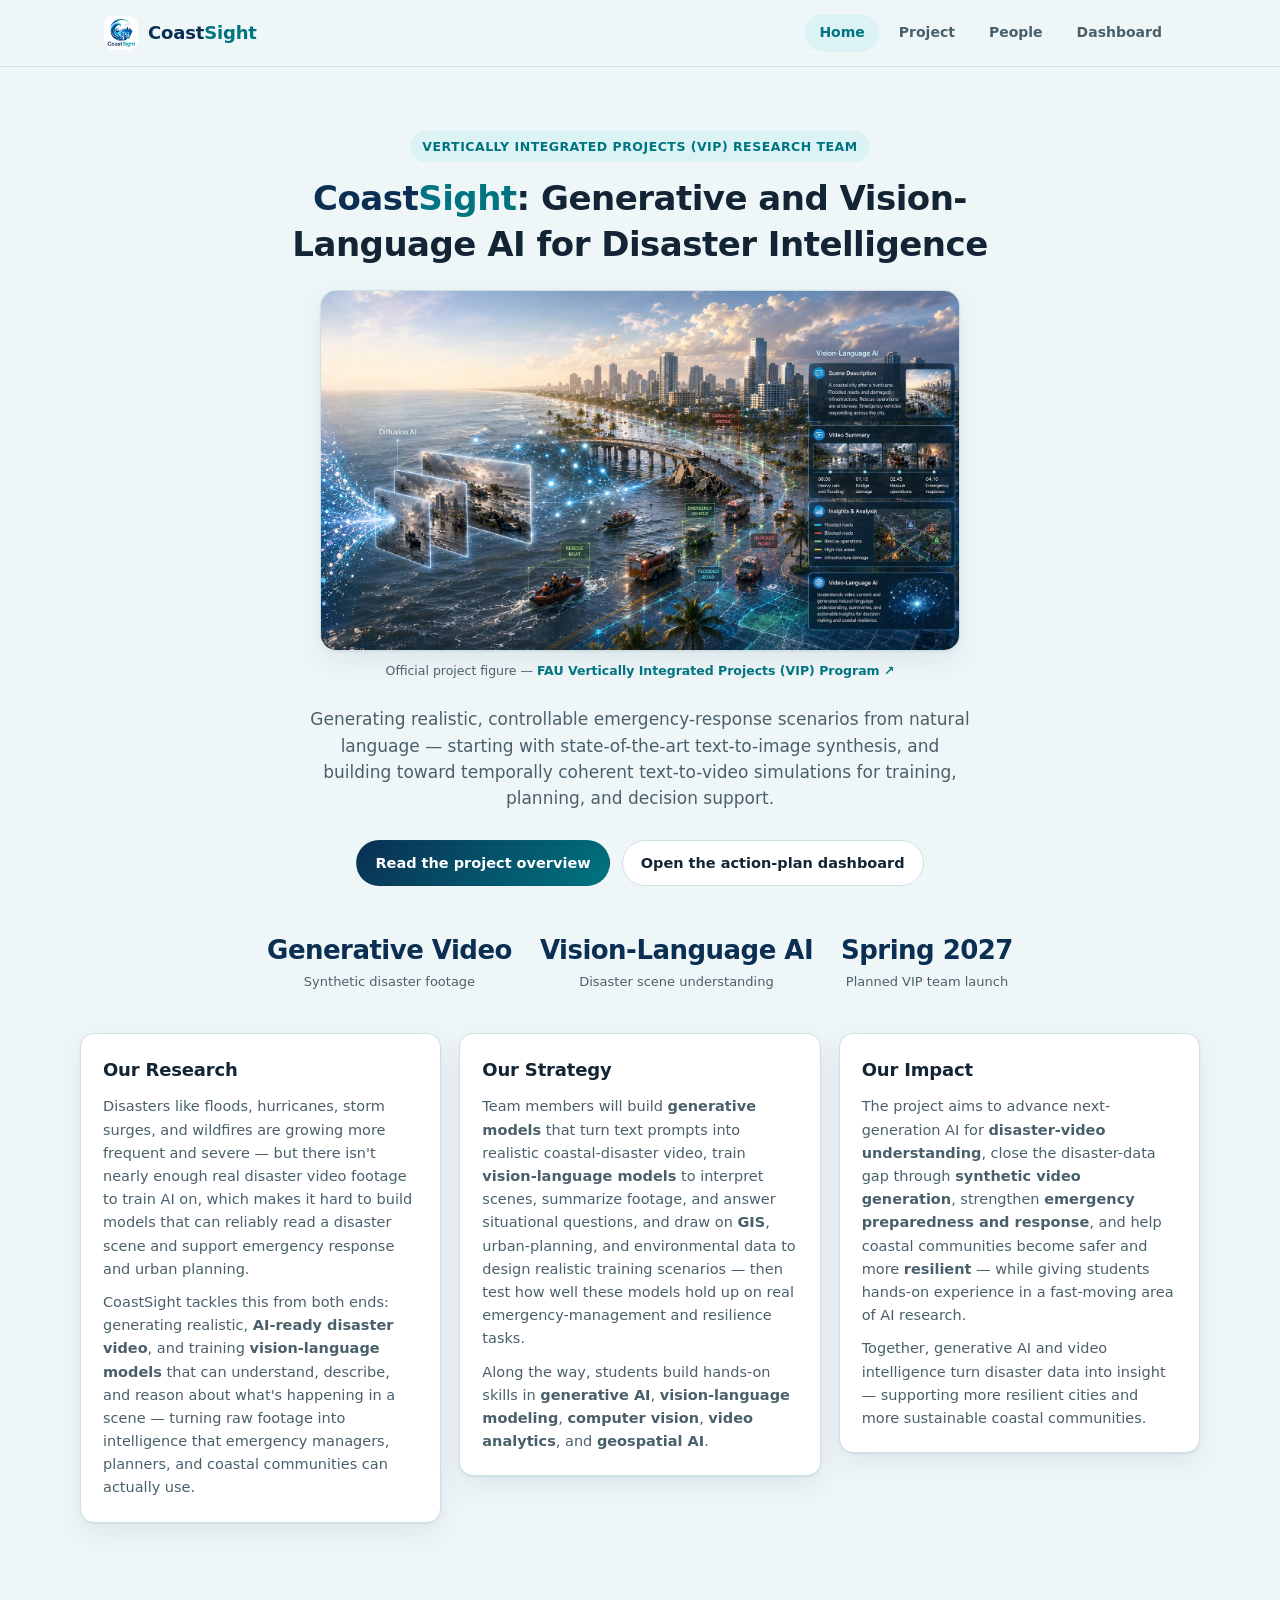
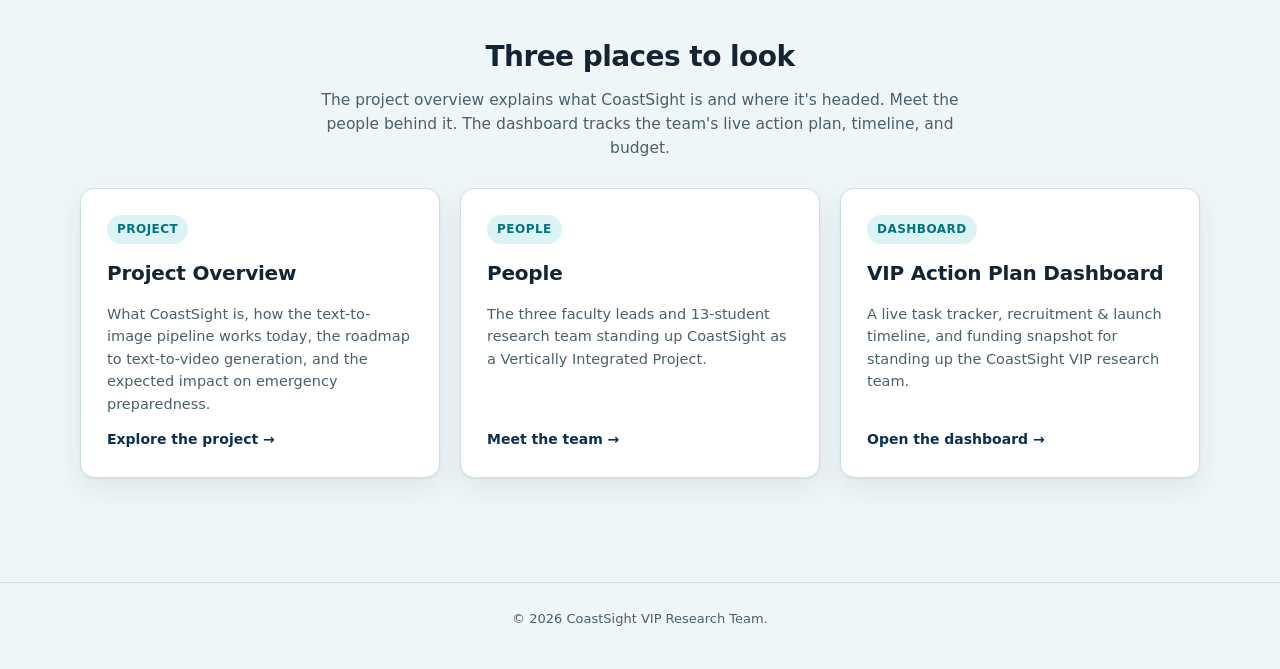
<file: index.html>
<!doctype html>
<html lang="en">
<head>
<meta charset="utf-8" />
<meta name="viewport" content="width=device-width,initial-scale=1" />
<title>CoastSight: Generative and Vision-Language AI for Disaster Intelligence</title>
<meta name="description" content="CoastSight is an FAU Vertically Integrated Projects (VIP) research team building generative and vision-language AI — text-to-video generation and disaster video understanding — for coastal emergency response and resilience." />
<link rel="icon" href="assets/logo-small.png" />
<link rel="stylesheet" href="assets/style.css" />
<style>
  .hero{
    padding-top:64px; padding-bottom:40px; text-align:center;
  }
  .hero h1{
    font-size:clamp(24px, 3.4vw, 34px); line-height:1.35; letter-spacing:-.015em;
    margin:0 auto 22px; max-width:800px; font-weight:800;
  }
  .hero h1 .cs-coast{ color:var(--navy); }
  .hero h1 .cs-sight{ color:var(--teal); }
  .hero h1 .cs-rest{ color:var(--text); }
  .hero-figure{ margin:4px auto 26px; max-width:640px; }
  .hero-figure img{
    width:100%; display:block; border-radius:16px; border:1px solid var(--border); box-shadow:var(--shadow);
  }
  .hero-figure figcaption{ margin-top:10px; font-size:12.5px; color:var(--muted); }
  .hero-figure figcaption a{ color:var(--teal); text-decoration:none; font-weight:650; }
  .hero-figure figcaption a:hover{ text-decoration:underline; }
  .hero p.lead{ color:var(--muted); font-size:17px; max-width:62ch; margin:0 auto 28px; }
  .hero .actions{ display:flex; gap:12px; justify-content:center; flex-wrap:wrap; }

  .stats{ display:flex; gap:28px; justify-content:center; flex-wrap:wrap; margin-top:44px; }
  .stat{ text-align:center; min-width:140px; }
  .stat .v{ font-size:26px; font-weight:800; color:var(--navy); letter-spacing:-.02em; }
  .stat .k{ font-size:13px; color:var(--muted); margin-top:2px; }

  .pages{ display:grid; grid-template-columns:repeat(3,1fr); gap:20px; }
  @media (max-width:900px){ .pages{ grid-template-columns:1fr 1fr; } }
  @media (max-width:600px){ .pages{ grid-template-columns:1fr; } }
  .pagecard{
    background:var(--surface); border:1px solid var(--border); border-radius:var(--radius);
    box-shadow:var(--shadow); padding:26px; text-decoration:none; color:var(--text);
    display:flex; flex-direction:column; gap:14px; transition:transform .15s, box-shadow .15s;
  }
  .pagecard:hover{ transform:translateY(-3px); box-shadow:0 16px 34px rgba(10,47,82,.14); }
  .pagecard .tag{
    font-size:12px; font-weight:700; text-transform:uppercase; letter-spacing:.04em;
    color:var(--teal); background:var(--tealSoft); display:inline-block; padding:5px 10px;
    border-radius:999px; width:max-content;
  }
  .pagecard h3{ margin:0; font-size:20px; letter-spacing:-.01em; }
  .pagecard p{ margin:0; color:var(--muted); font-size:14.5px; }
  .pagecard .go{ margin-top:auto; font-weight:700; font-size:14px; color:var(--navy); display:flex; align-items:center; gap:6px; }
  .pagecard:hover .go{ color:var(--teal); }

  .keywords-row{
    display:flex; flex-wrap:wrap; gap:8px; align-items:center; justify-content:center; margin:0 0 24px;
  }
  .kw-label{
    font-size:12px; font-weight:700; text-transform:uppercase; letter-spacing:.05em;
    color:var(--muted); margin-right:4px;
  }
  .kw-chip{
    font-size:12.5px; font-weight:600; color:var(--navy); background:var(--navySoft);
    padding:6px 12px; border-radius:999px;
  }

  .research-grid{ display:grid; grid-template-columns:repeat(3,1fr); gap:18px; align-items:start; }
  @media (max-width:900px){ .research-grid{ grid-template-columns:1fr; } }
  .research-card h3{ margin:0 0 12px; font-size:18px; letter-spacing:-.01em; }
  .research-card p{ margin:0 0 10px; font-size:14.5px; color:var(--muted); line-height:1.6; }
  .research-card p:last-child{ margin-bottom:0; }
  .research-card ul{ margin:0 0 10px; padding-left:18px; font-size:14.5px; color:var(--muted); line-height:1.6; }
  .research-card ul li{ margin-bottom:6px; }
  .research-card ul li:last-child{ margin-bottom:0; }
</style>
</head>
<body>

  <header class="site-header">
    <nav class="site-nav">
      <a class="brand" href="https://speedlab-git.github.io/coastsight/index.html">
        <img src="assets/logo-small.png" alt="CoastSight logo" />
        <span class="word"><b>Coast</b><span>Sight</span></span>
      </a>
      <div class="nav-links">
        <a href="index.html" class="active">Home</a>
        <a href="project/index.html">Project</a>
        <a href="people/index.html">People</a>
        <a href="dashboard/index.html">Dashboard</a>
      </div>
    </nav>
  </header>

  <main>
    <section class="hero container">
      <div class="eyebrow">Vertically Integrated Projects (VIP) Research Team</div>
      <h1><span class="cs-coast">Coast</span><span class="cs-sight">Sight</span><span class="cs-rest">: Generative and Vision-Language AI for Disaster Intelligence</span></h1>

      <figure class="hero-figure">
        <img src="assets/coastsight-hero.jpg" alt="CoastSight: Generative and Vision-Language AI for Disaster Intelligence — coastal city after a hurricane, with diffusion and vision-language AI analysis overlays" />
        <figcaption>Official project figure — <a href="https://www.fau.edu/vip/projects/coastsight-coastal-ai-disaster-intelligence-/" target="_blank" rel="noopener">FAU Vertically Integrated Projects (VIP) Program ↗</a></figcaption>
      </figure>

      <p class="lead">
        Generating realistic, controllable emergency-response scenarios from natural language —
        starting with state-of-the-art text-to-image synthesis, and building toward temporally
        coherent text-to-video simulations for training, planning, and decision support.
      </p>
      <div class="actions">
        <a class="btn btn-primary" href="project/index.html">Read the project overview</a>
        <a class="btn btn-ghost" href="dashboard/index.html">Open the action-plan dashboard</a>
      </div>

      <div class="stats">
        <div class="stat"><div class="v">Generative Video</div><div class="k">Synthetic disaster footage</div></div>
        <div class="stat"><div class="v">Vision-Language AI</div><div class="k">Disaster scene understanding</div></div>
        <div class="stat"><div class="v">Spring 2027</div><div class="k">Planned VIP team launch</div></div>
      </div>
    </section>

    <section class="section container" style="padding-top:0;">

      <div class="research-grid">
        <div class="card research-card">
          <h3>Our Research</h3>
          <p>
            Disasters like floods, hurricanes, storm surges, and wildfires are growing more
            frequent and severe — but there isn't nearly enough real disaster video footage to
            train AI on, which makes it hard to build models that can reliably read a disaster
            scene and support emergency response and urban planning.
          </p>
          <p>
            CoastSight tackles this from both ends: generating realistic, <b>AI-ready disaster video</b>,
            and training <b>vision-language models</b> that can understand, describe, and reason about
            what's happening in a scene — turning raw footage into intelligence that emergency
            managers, planners, and coastal communities can actually use.
          </p>
        </div>

        <div class="card research-card">
          <h3>Our Strategy</h3>
          <p>
            Team members will build <b>generative models</b> that turn text prompts into realistic
            coastal-disaster video, train <b>vision-language models</b> to interpret scenes, summarize
            footage, and answer situational questions, and draw on <b>GIS</b>, urban-planning, and
            environmental data to design realistic training scenarios — then test how well these
            models hold up on real emergency-management and resilience tasks.
          </p>
          <p>
            Along the way, students build hands-on skills in <b>generative AI</b>, <b>vision-language
            modeling</b>, <b>computer vision</b>, <b>video analytics</b>, and <b>geospatial AI</b>.
          </p>
        </div>

        <div class="card research-card">
          <h3>Our Impact</h3>
          <p>
            The project aims to advance next-generation AI for <b>disaster-video understanding</b>,
            close the disaster-data gap through <b>synthetic video generation</b>, strengthen
            <b>emergency preparedness and response</b>, and help coastal communities become safer
            and more <b>resilient</b> — while giving students hands-on experience in a fast-moving
            area of AI research.
          </p>
          <p>
            Together, generative AI and video intelligence turn disaster data into insight —
            supporting more resilient cities and more sustainable coastal communities.
          </p>
        </div>
      </div>
    </section>

    <section class="section container">
      <div class="section-head" style="margin:0 auto 28px;text-align:center;max-width:640px;">
        <h2>Three places to look</h2>
        <p>The project overview explains what CoastSight is and where it's headed. Meet the people behind it. The dashboard tracks the team's live action plan, timeline, and budget.</p>
      </div>

      <div class="pages">
        <a class="pagecard" href="project/index.html">
          <span class="tag">Project</span>
          <h3>Project Overview</h3>
          <p>What CoastSight is, how the text-to-image pipeline works today, the roadmap to text-to-video generation, and the expected impact on emergency preparedness.</p>
          <span class="go">Explore the project →</span>
        </a>
        <a class="pagecard" href="people/index.html">
          <span class="tag">People</span>
          <h3>People</h3>
          <p>The three faculty leads and 13-student research team standing up CoastSight as a Vertically Integrated Project.</p>
          <span class="go">Meet the team →</span>
        </a>
        <a class="pagecard" href="dashboard/index.html">
          <span class="tag">Dashboard</span>
          <h3>VIP Action Plan Dashboard</h3>
          <p>A live task tracker, recruitment &amp; launch timeline, and funding snapshot for standing up the CoastSight VIP research team.</p>
          <span class="go">Open the dashboard →</span>
        </a>
      </div>
    </section>
  </main>

  <footer class="site-footer">
    <div class="container">
      <div>© 2026 CoastSight VIP Research Team.</div>
    </div>
  </footer>

</body>
</html>
</file>
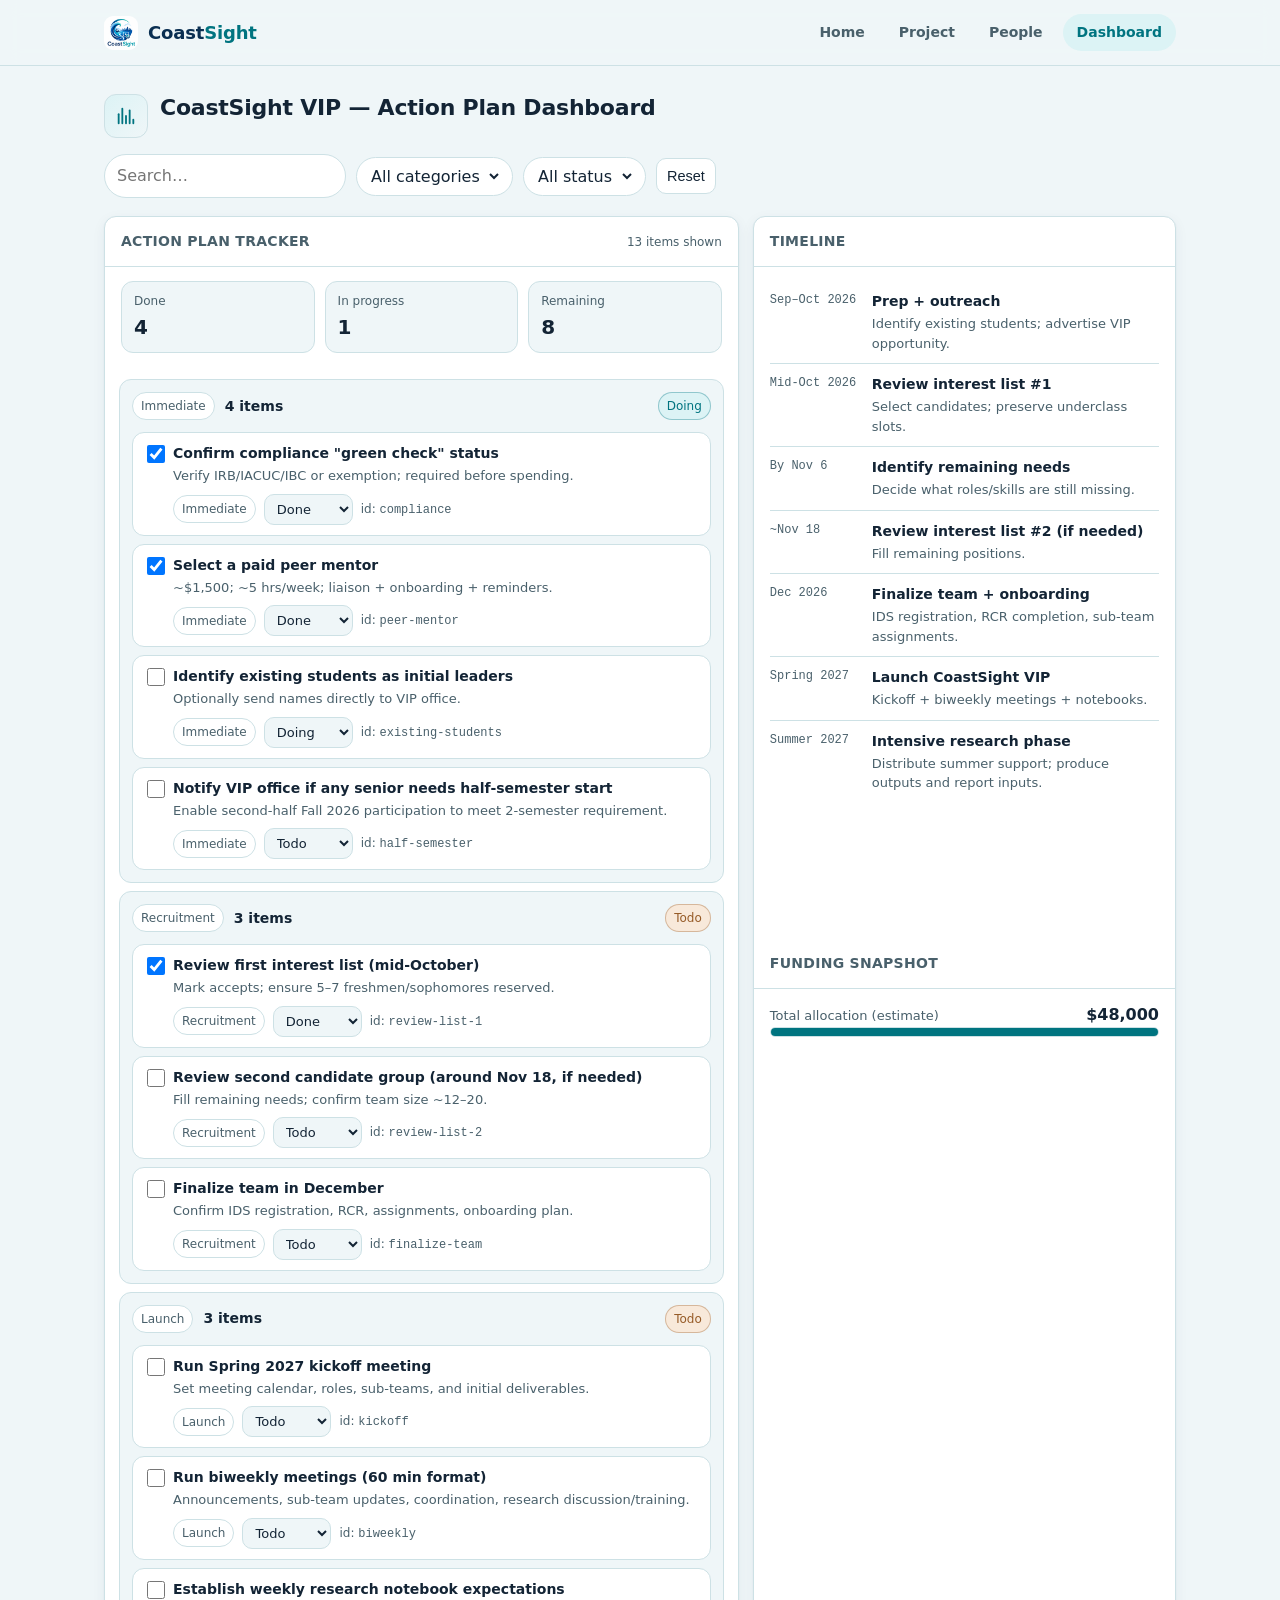
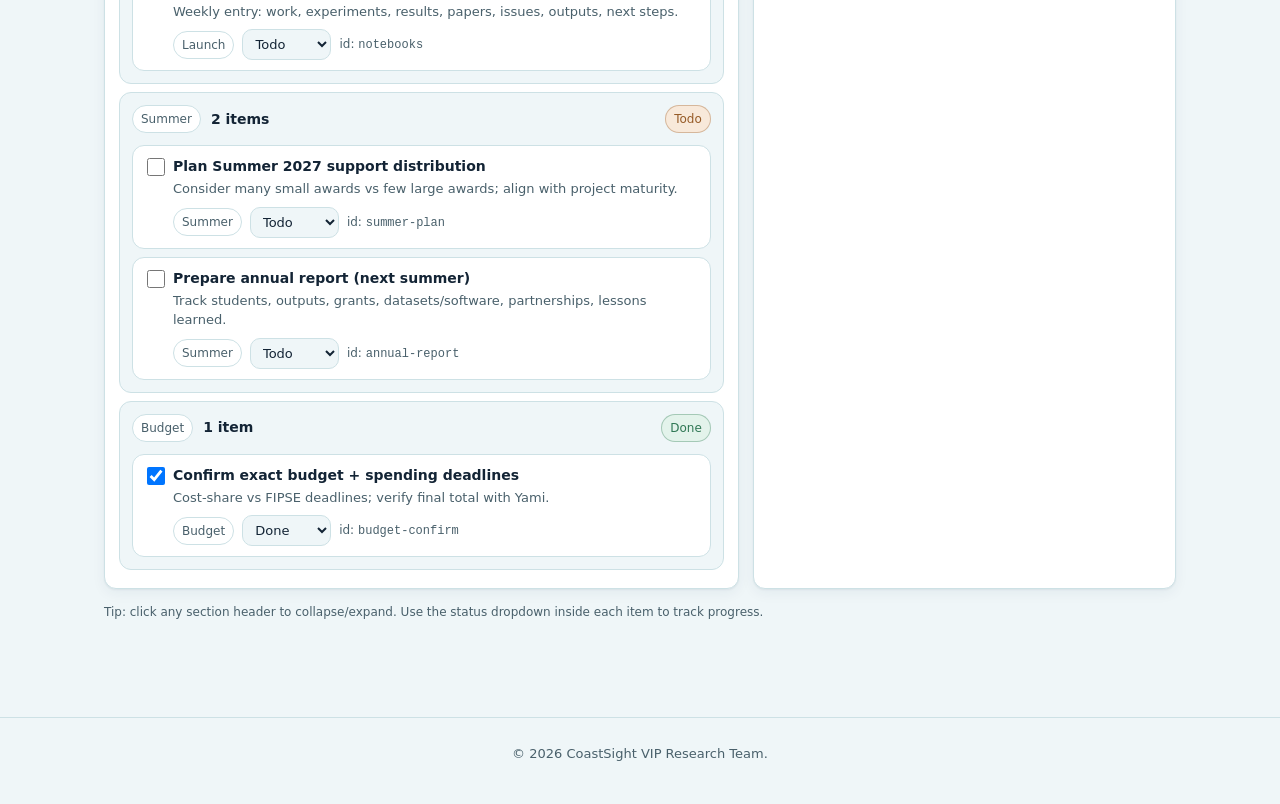
<file: dashboard/index.html>
<!doctype html>
<html lang="en">
<head>
  <meta charset="utf-8" />
  <meta name="viewport" content="width=device-width,initial-scale=1" />
  <title>Action Plan Dashboard — CoastSight</title>
  <meta name="description" content="Live task tracker, timeline, and funding snapshot for the CoastSight VIP research team." />
  <link rel="icon" href="../assets/logo-small.png" />
  <link rel="stylesheet" href="../assets/style.css" />
  <style>
    :root{
      --surface:#FFFFFF; --surface2:#E5F0F2; --border:#CDE1E5;
      --text:#132435; --muted:#49606B; --blue:#007480; --blueSoft:#DCF3F5;
      --green:#307855; --greenSoft:#E3F3EB; --orange:#965B27; --orangeSoft:#F8E9DA;
      --red:#BF392C; --redSoft:#FBE6E3;
      --radius:12px;
      --shadow:0 1px 2px rgba(10,47,82,.06), 0 4px 14px rgba(10,47,82,.06);
      --mono: ui-monospace, SFMono-Regular, Menlo, Monaco, Consolas, "Liberation Mono", "Courier New", monospace;
    }
    body{ line-height:1.5; }
    .wrap{ max-width:1120px; margin:0 auto; padding:28px 24px 48px; }
    .crumbs{ font-size:13px; color:var(--muted); margin-bottom:14px; }
    .crumbs a{ text-decoration:none; color:var(--muted); }
    .crumbs a:hover{ color:var(--blue); }

    .pageintro{
      display:flex; gap:16px; align-items:flex-start; justify-content:space-between;
      margin-bottom:18px; flex-wrap:wrap;
    }
    .title{ display:flex; gap:12px; align-items:flex-start; }
    .mark{
      width:44px; height:44px; border-radius:12px;
      background:linear-gradient(135deg, var(--blueSoft), transparent);
      border:1px solid var(--border);
      display:grid; place-items:center;
    }
    .mark svg{ width:22px; height:22px; color:var(--blue); }
    h1{ font-size:22px; line-height:1.25; margin:0; letter-spacing:-.01em; }
    .sub{ color:var(--muted); font-size:14px; margin-top:6px; }

    .toolbar{
      display:flex; gap:10px; align-items:center; flex-wrap:wrap; justify-content:flex-end;
    }
    .pill{
      background:var(--surface); border:1px solid var(--border); border-radius:999px;
      padding:8px 10px; display:flex; gap:8px; align-items:center;
    }
    .pill input, .pill select{
      font:inherit; color:var(--text); background:transparent; border:0; outline:0;
    }
    .pill input{ width:220px; }
    .pill select{ padding-right:6px; }
    .btn{
      border:1px solid var(--border); background:var(--surface); color:var(--text);
      border-radius:10px; padding:9px 10px; cursor:pointer;
      box-shadow:none; font-weight:500;
    }
    .btn:hover{ background:var(--surface2); }

    .grid{ display:grid; grid-template-columns: 1.2fr .8fr; gap:14px; margin-top:14px; }
    @media (max-width: 980px){ .grid{ grid-template-columns:1fr; } .pill input{ width:160px; } }
    @media (max-width: 640px){
      .wrap{ padding:20px 16px 32px; }
      .toolbar{ justify-content:flex-start; }
      .pill input{ width:120px; }
    }

    .card{
      background:var(--surface); border:1px solid var(--border); border-radius:var(--radius);
      box-shadow:var(--shadow); overflow:hidden; padding:0;
    }
    .cardHead{ padding:14px 16px; display:flex; justify-content:space-between; align-items:center; gap:10px; border-bottom:1px solid var(--border); }
    .cardHead h2{ margin:0; font-size:14px; letter-spacing:.02em; text-transform:uppercase; color:var(--muted); }

    .bottomSection {
      margin-top: 120px; /* ≈ height of the two removed rows + bars + note line */
      margin-bottom: 130px;
    }

    .metrics{ display:grid; grid-template-columns: repeat(3, 1fr); gap:10px; padding:14px 16px; }
    .metric{ background:var(--bg); border:1px solid var(--border); border-radius:12px; padding:10px 12px; }
    .metric .k{ font-size:12px; color:var(--muted); }
    .metric .v{ font-size:20px; font-weight:650; margin-top:2px; letter-spacing:-.02em; }

    .list{ padding:4px 6px 10px; }
    details{ border-radius:12px; margin:8px; border:1px solid var(--border); background:var(--bg); }
    summary{
      list-style:none; cursor:pointer; padding:12px 12px; display:flex; align-items:center; justify-content:space-between; gap:10px;
    }
    summary::-webkit-details-marker{ display:none; }
    .sumLeft{ display:flex; align-items:center; gap:10px; min-width:0; }
    .tag{ font-size:12px; padding:4px 8px; border-radius:999px; border:1px solid var(--border); background:var(--surface); color:var(--muted); white-space:nowrap; }
    .sumTitle{ font-weight:600; font-size:14px; overflow:hidden; text-overflow:ellipsis; white-space:nowrap; }
    .sumMeta{ display:flex; gap:8px; align-items:center; }

    .items{ padding:0 12px 12px; display:grid; gap:8px; }
    .item{
      display:grid; grid-template-columns: 20px 1fr; gap:10px; align-items:flex-start;
      padding:10px 10px; border-radius:12px; border:1px solid var(--border); background:var(--surface);
    }
    .item input[type="checkbox"]{ width:18px; height:18px; margin-top:2px; }
    .itemTitle{ font-weight:600; font-size:14px; }
    .itemDesc{ font-size:13px; color:var(--muted); margin-top:2px; }
    .itemRow{ display:flex; gap:8px; flex-wrap:wrap; margin-top:8px; align-items:center; }
    .select{
      border:1px solid var(--border); background:var(--bg); color:var(--text);
      border-radius:10px; padding:6px 8px; font:inherit; font-size:13px;
    }
    .small{ font-size:12px; color:var(--muted); }

    .statusBadge{ font-size:12px; padding:4px 8px; border-radius:999px; border:1px solid transparent; }
    .sTodo{ background:var(--orangeSoft); border-color:color-mix(in srgb, var(--orange) 35%, transparent); color:var(--orange); }
    .sDoing{ background:var(--blueSoft); border-color:color-mix(in srgb, var(--blue) 35%, transparent); color:var(--blue); }
    .sDone{ background:var(--greenSoft); border-color:color-mix(in srgb, var(--green) 35%, transparent); color:var(--green); }
    .sBlocked{ background:var(--redSoft); border-color:color-mix(in srgb, var(--red) 35%, transparent); color:var(--red); }

    .timeline{ padding:14px 16px 16px; }
    .tItem{ display:grid; grid-template-columns: 92px 1fr; gap:10px; padding:10px 0; border-bottom:1px solid var(--border); }
    .tItem:last-child{ border-bottom:0; }
    .tWhen{ font-family:var(--mono); font-size:12px; color:var(--muted); }
    .tWhat{ font-size:14px; font-weight:600; }
    .tNote{ font-size:13px; color:var(--muted); margin-top:2px; }

    .budget{ padding:14px 16px 16px; display:grid; gap:12px; }
    .bar{ height:10px; border-radius:999px; background:var(--surface2); overflow:hidden; border:1px solid var(--border); }
    .bar > div{ height:100%; background:var(--blue); width:0%; }
    .bRow{ display:flex; justify-content:space-between; gap:10px; align-items:baseline; }
    .bRow .k{ color:var(--muted); font-size:13px; }
    .bRow .v{ font-weight:650; }
    .note{ font-size:12px; color:var(--muted); }

    .pagefooter{ margin-top:14px; color:var(--muted); font-size:12px; }
    .srOnly{ position:absolute; left:-9999px; }
  </style>
</head>
<body>

  <header class="site-header">
    <nav class="site-nav">
      <a class="brand" href="https://speedlab-git.github.io/coastsight/index.html">
        <img src="../assets/logo-small.png" alt="CoastSight logo" />
        <span class="word"><b>Coast</b><span>Sight</span></span>
      </a>
      <div class="nav-links">
        <a href="../index.html">Home</a>
        <a href="../project/index.html">Project</a>
        <a href="../people/index.html">People</a>
        <a href="../dashboard/index.html" class="active">Dashboard</a>
      </div>
    </nav>
  </header>

  <div class="wrap">

    <div class="pageintro">
      <div class="title">
        <div class="mark" aria-hidden="true">
          <svg viewBox="0 0 24 24" fill="none" stroke="currentColor" stroke-width="2" stroke-linecap="round" stroke-linejoin="round">
            <path d="M4 20V10"/>
            <path d="M8 20V4"/>
            <path d="M12 20v-8"/>
            <path d="M16 20V6"/>
            <path d="M20 20v-4"/>
          </svg>
        </div>
        <div>
          <h1>CoastSight VIP — Action Plan Dashboard</h1>
        </div>
      </div>

      <div class="toolbar" role="region" aria-label="Dashboard controls">
        <div class="pill" title="Search tasks and milestones">
          <label class="srOnly" for="q">Search</label>
          <input id="q" placeholder="Search…" autocomplete="off" />
        </div>
        <div class="pill" title="Filter by category">
          <label class="srOnly" for="cat">Category</label>
          <select id="cat">
            <option value="all">All categories</option>
            <option value="Immediate">Immediate</option>
            <option value="Recruitment">Recruitment</option>
            <option value="Launch">Launch</option>
            <option value="Summer">Summer</option>
            <option value="Budget">Budget</option>
          </select>
        </div>
        <div class="pill" title="Filter by status">
          <label class="srOnly" for="status">Status</label>
          <select id="status">
            <option value="all">All status</option>
            <option value="Todo">Todo</option>
            <option value="Doing">Doing</option>
            <option value="Done">Done</option>
            <option value="Blocked">Blocked</option>
          </select>
        </div>
        <button class="btn" id="reset">Reset</button>
      </div>
    </div>

    <div class="grid">
      <section class="card" aria-label="Task tracker">
        <div class="cardHead">
          <h2>Action plan tracker</h2>
          <div class="small"><span id="count">0</span> items shown</div>
        </div>
        <div class="metrics" aria-label="Progress metrics">
          <div class="metric"><div class="k">Done</div><div class="v" id="mDone">0</div></div>
          <div class="metric"><div class="k">In progress</div><div class="v" id="mDoing">0</div></div>
          <div class="metric"><div class="k">Remaining</div><div class="v" id="mTodo">0</div></div>
        </div>
        <div class="list" id="taskList"></div>
      </section>

      <aside class="card" aria-label="Timeline and budget">
        <div class="cardHead"><h2>Timeline</h2></div>
        <div class="timeline" id="timeline"></div>

        <div class="bottomSection">
          <div class="cardHead"><h2>Funding snapshot</h2></div>
          <div class="budget">
            <div>
              <div class="bRow"><div class="k">Total allocation (estimate)</div><div class="v" id="bTotal">$48,000</div></div>
              <div class="bar" aria-hidden="true"><div id="bTotalBar"></div></div>
            </div>
          </div>
        </div>
      </aside>
    </div>

    <div class="pagefooter">
      Tip: click any section header to collapse/expand. Use the status dropdown inside each item to track progress.
    </div>
  </div>

  <footer class="site-footer">
    <div class="container">
      <div>© 2026 CoastSight VIP Research Team.</div>
    </div>
  </footer>

<script>
(() => {
  const STORAGE_KEY = 'coastsight_vip_dashboard_v4';

  const DEFAULT = {
    budget: { total: 48000, mentor: 1500, travel: 0 },
    tasks: [
      // Immediate
      { id:'compliance', cat:'Immediate', title:'Confirm compliance "green check" status', desc:'Verify IRB/IACUC/IBC or exemption; required before spending.', status:'Done', done:true },
      { id:'budget-confirm', cat:'Budget', title:'Confirm exact budget + spending deadlines', desc:'Cost-share vs FIPSE deadlines; verify final total with Yami.', status:'Done', done:true },
      { id:'peer-mentor', cat:'Immediate', title:'Select a paid peer mentor', desc:'~$1,500; ~5 hrs/week; liaison + onboarding + reminders.', status:'Done', done:true },
      { id:'existing-students', cat:'Immediate', title:'Identify existing students as initial leaders', desc:'Optionally send names directly to VIP office.', status:'Doing', done:false },
      { id:'half-semester', cat:'Immediate', title:'Notify VIP office if any senior needs half-semester start', desc:'Enable second-half Fall 2026 participation to meet 2-semester requirement.', status:'Todo', done:false },

      // Recruitment
      { id:'review-list-1', cat:'Recruitment', title:'Review first interest list (mid-October)', desc:'Mark accepts; ensure 5–7 freshmen/sophomores reserved.', status:'Done', done:true },
      { id:'review-list-2', cat:'Recruitment', title:'Review second candidate group (around Nov 18, if needed)', desc:'Fill remaining needs; confirm team size ~12–20.', status:'Todo', done:false },
      { id:'finalize-team', cat:'Recruitment', title:'Finalize team in December', desc:'Confirm IDS registration, RCR, assignments, onboarding plan.', status:'Todo', done:false },

      // Launch
      { id:'kickoff', cat:'Launch', title:'Run Spring 2027 kickoff meeting', desc:'Set meeting calendar, roles, sub-teams, and initial deliverables.', status:'Todo', done:false },
      { id:'biweekly', cat:'Launch', title:'Run biweekly meetings (60 min format)', desc:'Announcements, sub-team updates, coordination, research discussion/training.', status:'Todo', done:false },
      { id:'notebooks', cat:'Launch', title:'Establish weekly research notebook expectations', desc:'Weekly entry: work, experiments, results, papers, issues, outputs, next steps.', status:'Todo', done:false },

      // Summer
      { id:'summer-plan', cat:'Summer', title:'Plan Summer 2027 support distribution', desc:'Consider many small awards vs few large awards; align with project maturity.', status:'Todo', done:false },
      { id:'annual-report', cat:'Summer', title:'Prepare annual report (next summer)', desc:'Track students, outputs, grants, datasets/software, partnerships, lessons learned.', status:'Todo', done:false },
    ],
    timeline: [
      { when:'Sep–Oct 2026', what:'Prep + outreach', note:'Identify existing students; advertise VIP opportunity.' },
      { when:'Mid-Oct 2026', what:'Review interest list #1', note:'Select candidates; preserve underclass slots.' },
      { when:'By Nov 6', what:'Identify remaining needs', note:'Decide what roles/skills are still missing.' },
      { when:'~Nov 18', what:'Review interest list #2 (if needed)', note:'Fill remaining positions.' },
      { when:'Dec 2026', what:'Finalize team + onboarding', note:'IDS registration, RCR completion, sub-team assignments.' },
      { when:'Spring 2027', what:'Launch CoastSight VIP', note:'Kickoff + biweekly meetings + notebooks.' },
      { when:'Summer 2027', what:'Intensive research phase', note:'Distribute summer support; produce outputs and report inputs.' },
    ]
  };

  const el = (id) => document.getElementById(id);
  const qEl = el('q');
  const catEl = el('cat');
  const statusEl = el('status');
  const resetEl = el('reset');

  function loadState(){
    try{
      const raw = localStorage.getItem(STORAGE_KEY);
      if(!raw) return structuredClone(DEFAULT);
      const parsed = JSON.parse(raw);
      return {
        budget: { ...DEFAULT.budget, ...(parsed.budget||{}) },
        tasks: Array.isArray(parsed.tasks) ? parsed.tasks : structuredClone(DEFAULT.tasks),
        timeline: Array.isArray(parsed.timeline) ? parsed.timeline : structuredClone(DEFAULT.timeline),
      };
    } catch { return structuredClone(DEFAULT); }
  }

  function saveState(){ localStorage.setItem(STORAGE_KEY, JSON.stringify(state)); }

  function badge(status){
    const cls = status==='Done'?'sDone': status==='Doing'?'sDoing': status==='Blocked'?'sBlocked':'sTodo';
    return `<span class="statusBadge ${cls}">${status}</span>`;
  }

  function computeMetrics(tasks){
    const done = tasks.filter(t=>t.status==='Done').length;
    const doing = tasks.filter(t=>t.status==='Doing').length;
    const todo = tasks.filter(t=>t.status!=='Done').length - doing; // remaining excluding doing
    return { done, doing, todo };
  }

  function renderTimeline(){
    const host = el('timeline');
    host.innerHTML = state.timeline.map(t => `
      <div class="tItem">
        <div class="tWhen">${escapeHtml(t.when)}</div>
        <div>
          <div class="tWhat">${escapeHtml(t.what)}</div>
          <div class="tNote">${escapeHtml(t.note||'')}</div>
        </div>
      </div>
    `).join('');
  }

  function renderBudget(){
    const { total } = state.budget;
    el('bTotal').textContent = money(total);
    el('bTotalBar').style.width = '100%';
  }

  function filterTasks(){
    const q = (qEl.value||'').trim().toLowerCase();
    const cat = catEl.value;
    const st = statusEl.value;
    return state.tasks.filter(t => {
      const matchQ = !q || (t.title+t.desc+t.cat).toLowerCase().includes(q);
      const matchCat = cat==='all' || t.cat===cat;
      const matchSt = st==='all' || t.status===st;
      return matchQ && matchCat && matchSt;
    });
  }

  function renderTasks(){
    const tasks = filterTasks();
    const host = el('taskList');

    const grouped = groupBy(tasks, t=>t.cat);
    const order = ['Immediate','Recruitment','Launch','Summer','Budget'];

    host.innerHTML = order
      .filter(cat => grouped[cat]?.length)
      .map(cat => {
        const items = grouped[cat];
        const open = true; // all sections expanded by default
        return `
          <details ${open?'open':''} data-cat="${cat}">
            <summary>
              <div class="sumLeft">
                <span class="tag">${escapeHtml(cat)}</span>
                <div class="sumTitle">${items.length} item${items.length===1?'':'s'}</div>
              </div>
              <div class="sumMeta small">${badge(catStatus(items))}</div>
            </summary>
            <div class="items">
              ${items.map(renderTask).join('')}
            </div>
          </details>
        `;
      }).join('');

    el('count').textContent = tasks.length;

    const m = computeMetrics(state.tasks);
    el('mDone').textContent = m.done;
    el('mDoing').textContent = m.doing;
    el('mTodo').textContent = m.todo;

    // wire task events
    host.querySelectorAll('[data-task-id]').forEach(row => {
      const id = row.getAttribute('data-task-id');
      const t = state.tasks.find(x => x.id===id);
      if(!t) return;

      const cb = row.querySelector('input[type="checkbox"]');
      const sel = row.querySelector('select');
      const title = row.querySelector('[contenteditable="true"]');
      const desc = row.querySelector('[data-desc][contenteditable="true"]');

      cb.addEventListener('change', () => {
        t.done = cb.checked;
        t.status = cb.checked ? 'Done' : (t.status==='Done' ? 'Todo' : t.status);
        sel.value = t.status;
        saveState();
        renderTasks();
      });

      sel.addEventListener('change', () => {
        t.status = sel.value;
        t.done = (t.status==='Done');
        cb.checked = t.done;
        saveState();
        renderTasks();
      });

      const onEdit = (node, key) => {
        node.addEventListener('blur', () => {
          t[key] = node.textContent.trim();
          saveState();
          renderTasks();
        });
        node.addEventListener('keydown', (e) => {
          if(e.key==='Enter') { e.preventDefault(); node.blur(); }
        });
      };
      onEdit(title, 'title');
      onEdit(desc, 'desc');
    });
  }

  function renderTask(t){
    return `
      <div class="item" data-task-id="${escapeAttr(t.id)}">
        <input type="checkbox" ${t.status==='Done' || t.done ? 'checked' : ''} aria-label="Mark done" />
        <div>
          <div class="itemTitle" contenteditable="true" spellcheck="false">${escapeHtml(t.title)}</div>
          <div class="itemDesc" data-desc contenteditable="true" spellcheck="false">${escapeHtml(t.desc||'')}</div>
          <div class="itemRow">
            <span class="tag">${escapeHtml(t.cat)}</span>
            <select class="select" aria-label="Status">
              ${['Todo','Doing','Done','Blocked'].map(s => `<option ${s===t.status?'selected':''}>${s}</option>`).join('')}
            </select>
            <span class="small">id: <span style="font-family:var(--mono)">${escapeHtml(t.id)}</span></span>
          </div>
        </div>
      </div>
    `;
  }

  function catStatus(items){
    if(items.every(i=>i.status==='Done')) return 'Done';
    if(items.some(i=>i.status==='Blocked')) return 'Blocked';
    if(items.some(i=>i.status==='Doing')) return 'Doing';
    return 'Todo';
  }

  function groupBy(arr, fn){
    return arr.reduce((acc, x) => {
      const k = fn(x);
      acc[k] = acc[k] || [];
      acc[k].push(x);
      return acc;
    }, {});
  }

  function money(v){
    return new Intl.NumberFormat('en-US', { style:'currency', currency:'USD', maximumFractionDigits:0 }).format(v||0);
  }

  function escapeHtml(s){
    return String(s||'').replace(/[&<>"']/g, c => ({'&':'&amp;','<':'&lt;','>':'&gt;','"':'&quot;',"'":'&#39;'}[c]));
  }
  function escapeAttr(s){
    return escapeHtml(s).replace(/\s/g,'_');
  }

  let state = loadState();

  // Ensure dashboard loads with unfiltered views.
  qEl.value = '';
  catEl.value = 'all';
  statusEl.value = 'all';

  function rerenderAll(){
    renderTimeline();
    renderBudget();
    renderTasks();
  }

  [qEl, catEl, statusEl].forEach(x => x.addEventListener('input', renderTasks));

  resetEl.addEventListener('click', () => {
    if(!confirm('Reset all dashboard edits to defaults?')) return;
    localStorage.removeItem(STORAGE_KEY);
    state = loadState();
    qEl.value=''; catEl.value='all'; statusEl.value='all';
    rerenderAll();
  });

  rerenderAll();
})();
</script>
</body>
</html>
</file>
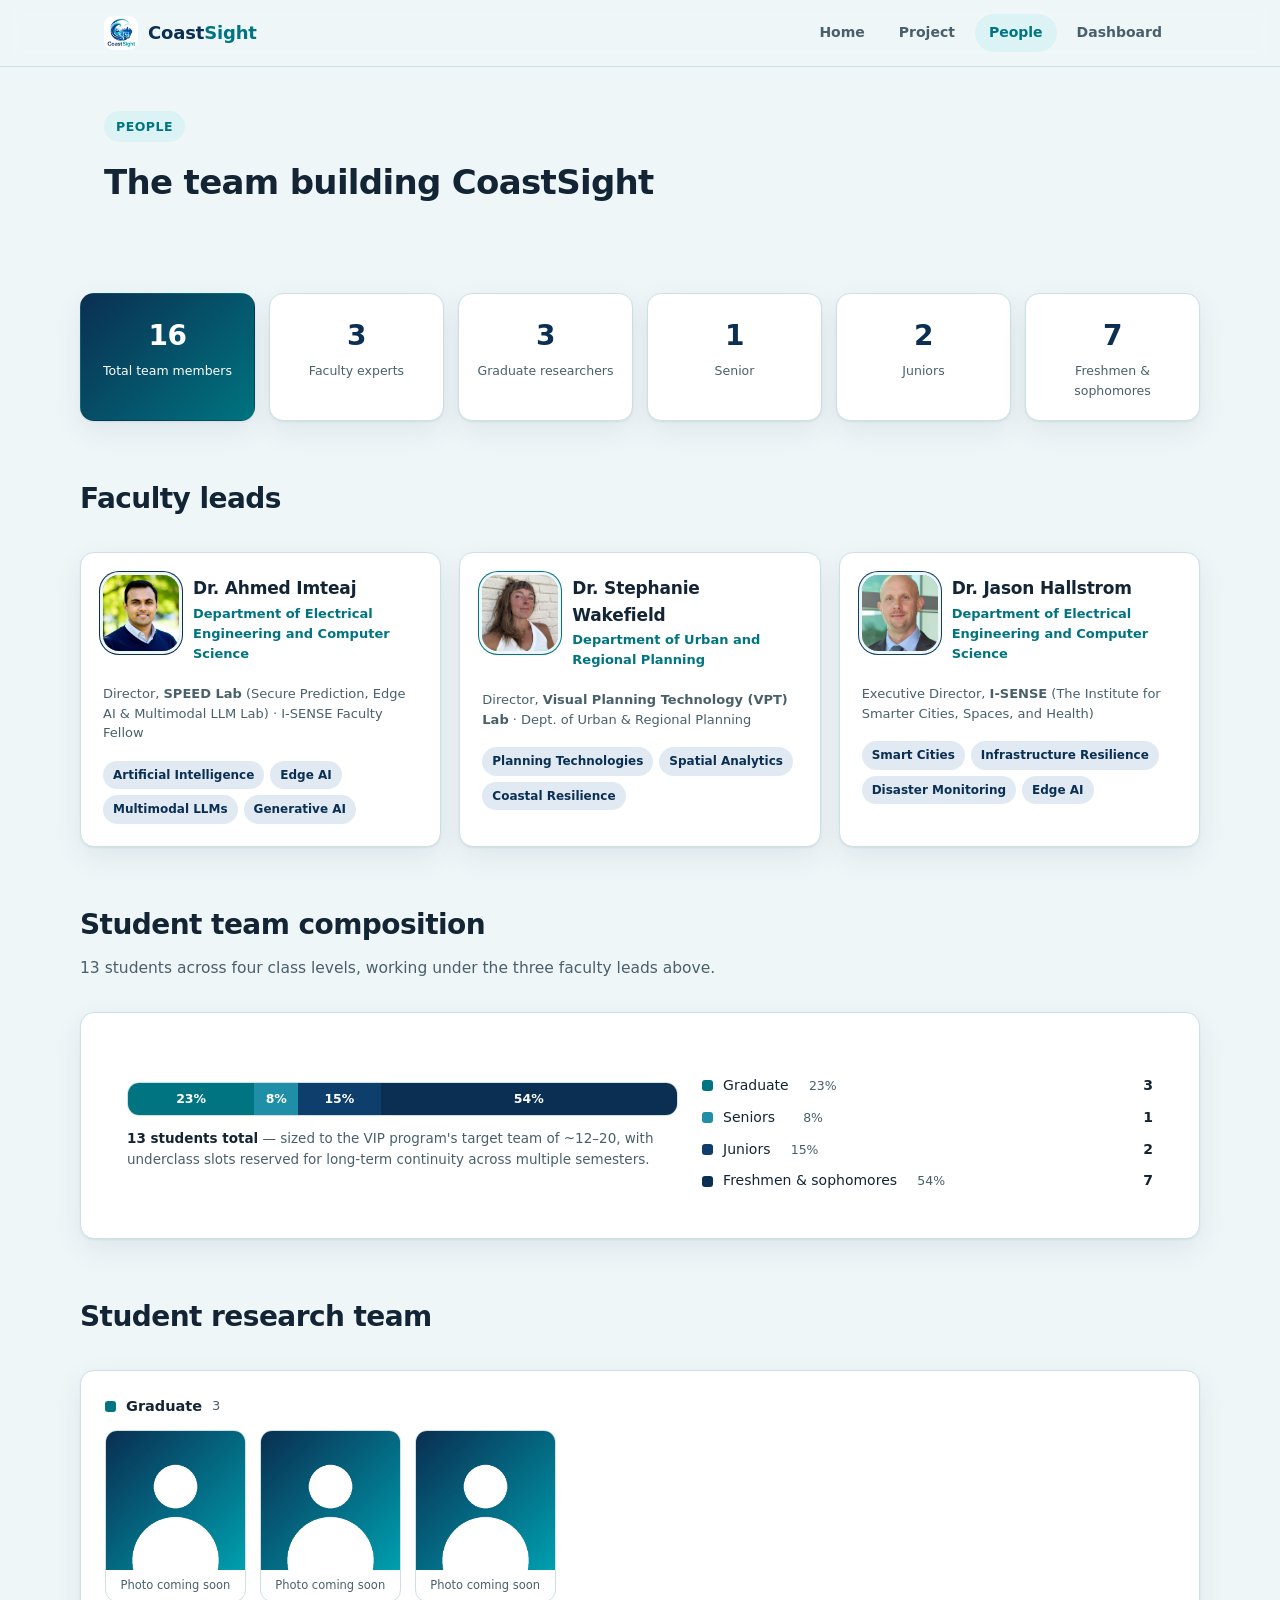
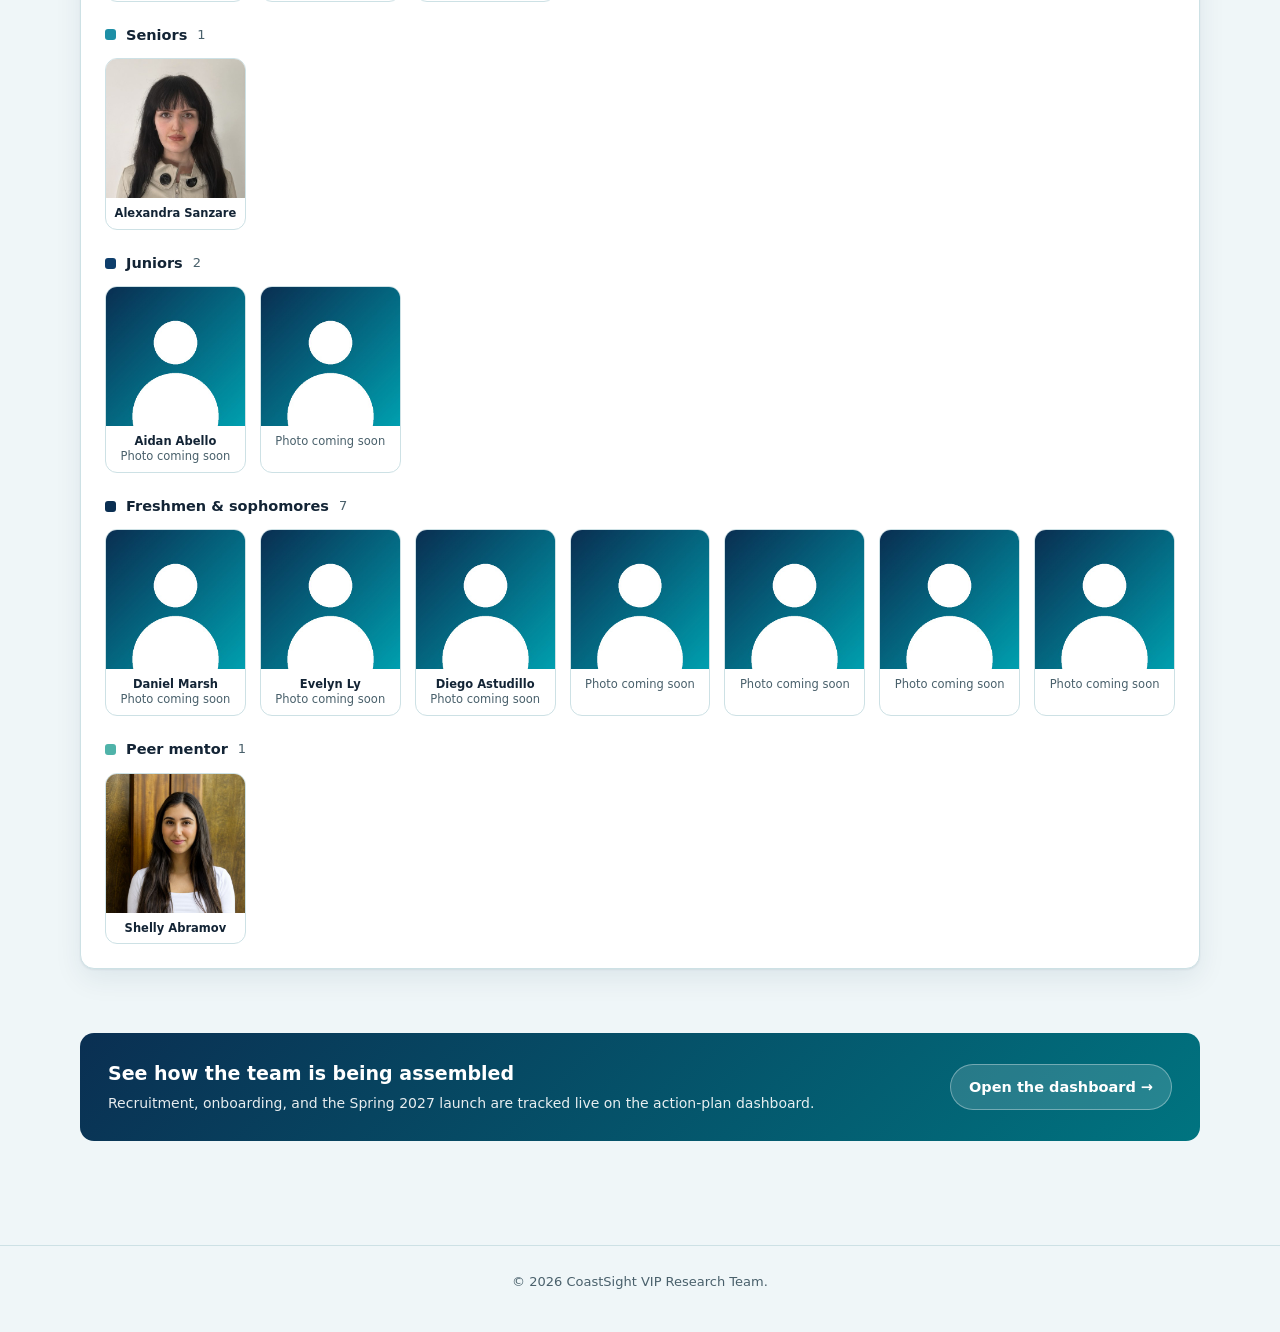
<file: people/index.html>
<!doctype html>
<html lang="en">
<head>
<meta charset="utf-8" />
<meta name="viewport" content="width=device-width,initial-scale=1" />
<title>People — CoastSight</title>
<meta name="description" content="The faculty leads and student researchers building CoastSight." />
<link rel="icon" href="../assets/logo-small.png" />
<link rel="stylesheet" href="../assets/style.css" />
<style>
  .pagehero{ padding-top:44px; padding-bottom:8px; }
  .pagehero h1{ font-size:34px; letter-spacing:-.02em; margin:0 0 12px; }
  .pagehero p.lead{ color:var(--muted); font-size:16px; margin:0; }
  .crumbs{ font-size:13px; color:var(--muted); margin-bottom:14px; }
  .crumbs a{ text-decoration:none; color:var(--muted); }
  .crumbs a:hover{ color:var(--teal); }

  /* team-at-a-glance strip */
  .glance{ display:grid; grid-template-columns:repeat(6,1fr); gap:14px; margin-top:8px; }
  @media (max-width:960px){ .glance{ grid-template-columns:repeat(3,1fr); } }
  @media (max-width:560px){ .glance{ grid-template-columns:repeat(2,1fr); } }
  .glance .card{ text-align:center; padding:20px 12px; }
  .glance .v{ font-size:28px; font-weight:800; color:var(--navy); letter-spacing:-.02em; }
  .glance .k{ font-size:12.5px; color:var(--muted); margin-top:4px; }
  .glance .card.total{ background:linear-gradient(135deg, var(--navy), var(--teal)); border-color:transparent; }
  .glance .card.total .v, .glance .card.total .k{ color:#fff; }

  /* faculty cards */
  .faculty-grid{ display:grid; grid-template-columns:repeat(3,1fr); gap:18px; }
  @media (max-width:900px){ .faculty-grid{ grid-template-columns:1fr; } }
  .faculty-card{ display:flex; flex-direction:column; gap:14px; }
  .avatar{
    width:76px; height:76px; border-radius:16px; flex:0 0 auto; overflow:hidden;
    box-shadow:0 0 0 3px var(--bg), 0 0 0 4px var(--border);
  }
  .avatar img{ width:100%; height:100%; object-fit:cover; display:block; }
  .av-a{ box-shadow:0 0 0 3px var(--bg), 0 0 0 4px #0A2F52; }
  .av-b{ box-shadow:0 0 0 3px var(--bg), 0 0 0 4px #0E3E6B; }
  .av-c{ box-shadow:0 0 0 3px var(--bg), 0 0 0 4px #007480; }
  .faculty-top{ display:flex; gap:14px; align-items:flex-start; }
  .faculty-name{ font-size:17px; font-weight:700; letter-spacing:-.01em; margin:0; }
  .faculty-role{ font-size:13px; color:var(--teal); font-weight:650; margin-top:2px; }
  .faculty-affil{ font-size:13px; color:var(--muted); margin-top:6px; line-height:1.5; }
  .chip-row{ display:flex; flex-wrap:wrap; gap:6px; margin-top:4px; }
  .chip{
    font-size:12px; font-weight:600; color:var(--navy); background:var(--navySoft);
    padding:5px 10px; border-radius:999px;
  }

  /* student composition */
  .comp-wrap{ display:grid; grid-template-columns:1.1fr .9fr; gap:24px; align-items:center; }
  @media (max-width:860px){ .comp-wrap{ grid-template-columns:1fr; } }
  .segbar{ display:flex; height:34px; border-radius:12px; overflow:hidden; border:1px solid var(--border); }
  .seg{ display:flex; align-items:center; justify-content:center; color:#fff; font-size:12.5px; font-weight:700; }
  .seg.fs{ background:#0A2F52; }
  .seg.jr{ background:#0E3E6B; }
  .seg.sr{ background:#1E8FA6; }
  .seg.gr{ background:#007480; }
  .legend{ display:flex; flex-direction:column; gap:10px; margin-top:16px; }
  .legend-item{ display:flex; align-items:center; gap:10px; font-size:14px; }
  .dot{ width:11px; height:11px; border-radius:3px; flex:0 0 auto; }
  .legend-item .n{ margin-left:auto; font-weight:700; color:var(--text); }
  .legend-item .p{ color:var(--muted); font-size:12.5px; width:38px; text-align:right; }

  .note-card{ font-size:13.5px; color:var(--muted); }
  .note-card b{ color:var(--text); }

  /* student roster */
  .roster-group{ margin-top:22px; }
  .roster-group:first-child{ margin-top:0; }
  .roster-group-head{ display:flex; align-items:center; gap:10px; margin-bottom:12px; }
  .roster-group-head .dot{ width:11px; height:11px; border-radius:3px; }
  .roster-group-head h3{ margin:0; font-size:14.5px; font-weight:700; }
  .roster-group-head .n{ font-size:13px; color:var(--muted); }
  .roster-grid{ display:grid; grid-template-columns:repeat(7,1fr); gap:14px; }
  @media (max-width:960px){ .roster-grid{ grid-template-columns:repeat(4,1fr); } }
  @media (max-width:640px){ .roster-grid{ grid-template-columns:repeat(3,1fr); } }
  .roster-card{
    background:var(--surface); border:1px solid var(--border); border-radius:12px;
    overflow:hidden; text-align:center;
  }
  .roster-photo{ width:100%; aspect-ratio:1/1; object-fit:cover; display:block; background:var(--surface2); }
  .roster-card .cap{ padding:8px 6px; font-size:11.5px; color:var(--muted); line-height:1.3; }

  .cta{
    margin-top:8px; display:flex; align-items:center; justify-content:space-between; gap:16px;
    background:linear-gradient(135deg, var(--navy), var(--teal)); border-radius:var(--radius);
    padding:26px 28px; color:#fff; flex-wrap:wrap;
  }
  .cta h3{ margin:0 0 4px; font-size:19px; }
  .cta p{ margin:0; opacity:.9; font-size:14px; }
  .cta .btn-ghost{ background:rgba(255,255,255,.15); color:#fff; border-color:rgba(255,255,255,.35); }
  .cta .btn-ghost:hover{ background:rgba(255,255,255,.25); }
</style>
</head>
<body>

  <header class="site-header">
    <nav class="site-nav">
      <a class="brand" href="https://speedlab-git.github.io/coastsight/index.html">
        <img src="../assets/logo-small.png" alt="CoastSight logo" />
        <span class="word"><b>Coast</b><span>Sight</span></span>
      </a>
      <div class="nav-links">
        <a href="../index.html">Home</a>
        <a href="../project/index.html">Project</a>
        <a href="../people/index.html" class="active">People</a>
        <a href="../dashboard/index.html">Dashboard</a>
      </div>
    </nav>
  </header>

  <main>
    <div class="container pagehero">
      <div class="eyebrow">People</div>
      <h1>The team building CoastSight</h1>
    </div>

    <section class="section container">
      <div class="glance">
        <div class="card total"><div class="v">16</div><div class="k">Total team members</div></div>
        <div class="card"><div class="v">3</div><div class="k">Faculty experts</div></div>
        <div class="card"><div class="v">3</div><div class="k">Graduate researchers</div></div>
        <div class="card"><div class="v">1</div><div class="k">Senior</div></div>
        <div class="card"><div class="v">2</div><div class="k">Juniors</div></div>
        <div class="card"><div class="v">7</div><div class="k">Freshmen &amp; sophomores</div></div>
      </div>
    </section>

    <section class="section container" style="padding-top:0;">
      <div class="section-head">
        <h2>Faculty leads</h2>
      </div>

      <div class="faculty-grid">
        <div class="card faculty-card">
          <div class="faculty-top">
            <div class="avatar av-a"><img src="../assets/team/imteaj.jpg" alt="Dr. Ahmed Imteaj" /></div>
            <div>
              <h3 class="faculty-name">Dr. Ahmed Imteaj</h3>
              <div class="faculty-role">Department of Electrical Engineering and Computer Science</div>
            </div>
          </div>
          <div class="faculty-affil">
            Director, <b>SPEED Lab</b> (Secure Prediction, Edge AI &amp; Multimodal LLM Lab) ·
            I-SENSE Faculty Fellow
          </div>
          <div class="chip-row">
            <span class="chip">Artificial Intelligence</span>
            <span class="chip">Edge AI</span>
            <span class="chip">Multimodal LLMs</span>
            <span class="chip">Generative AI</span>
          </div>
        </div>

        <div class="card faculty-card">
          <div class="faculty-top">
            <div class="avatar av-c"><img src="../assets/team/wakefield.jpg" alt="Dr. Stephanie Wakefield" /></div>
            <div>
              <h3 class="faculty-name">Dr. Stephanie Wakefield</h3>
              <div class="faculty-role">Department of Urban and Regional Planning</div>
            </div>
          </div>
          <div class="faculty-affil">
            Director, <b>Visual Planning Technology (VPT) Lab</b> · Dept. of Urban &amp; Regional Planning
          </div>
          <div class="chip-row">
            <span class="chip">Planning Technologies</span>
            <span class="chip">Spatial Analytics</span>
            <span class="chip">Coastal Resilience</span>
          </div>
        </div>
        
        <div class="card faculty-card">
          <div class="faculty-top">
            <div class="avatar av-b"><img src="../assets/team/hallstrom.jpg" alt="Dr. Jason Hallstrom" /></div>
            <div>
              <h3 class="faculty-name">Dr. Jason Hallstrom</h3>
              <div class="faculty-role">Department of Electrical Engineering and Computer Science</div>
            </div>
          </div>
          <div class="faculty-affil">
            Executive Director, <b>I-SENSE</b> (The Institute for Smarter Cities, Spaces, and Health)
          </div>
          <div class="chip-row">
            <span class="chip">Smart Cities</span>
            <span class="chip">Infrastructure Resilience</span>
            <span class="chip">Disaster Monitoring</span>
            <span class="chip">Edge AI</span>
          </div>
        </div>
      </div>
    </section>

    <section class="section container" style="padding-top:0;">
      <div class="section-head">
        <h2>Student team composition</h2>
        <p>13 students across four class levels, working under the three faculty leads above.</p>
      </div>

      <div class="card">
        <div class="comp-wrap" style="padding:24px;">
          <div>
            <div class="segbar" role="img" aria-label="Student composition: 7 freshmen and sophomores, 2 juniors, 1 senior, 3 graduate students">
              <div class="seg gr" style="width:23%;">23%</div>
              <div class="seg sr" style="width:8%;">8%</div>
              <div class="seg jr" style="width:15%;">15%</div>
              <div class="seg fs" style="width:54%;">54%</div>
            </div>
            <div class="note-card" style="margin-top:12px;">
              <b>13 students total</b> — sized to the VIP program's target team of ~12–20, with underclass
              slots reserved for long-term continuity across multiple semesters.
            </div>
          </div>
          <div class="legend">
            <div class="legend-item"><span class="dot" style="background:#007480;"></span>Graduate <span class="p">23%</span><span class="n">3</span></div>
            <div class="legend-item"><span class="dot" style="background:#1E8FA6;"></span>Seniors <span class="p">8%</span><span class="n">1</span></div>
            <div class="legend-item"><span class="dot" style="background:#0E3E6B;"></span>Juniors <span class="p">15%</span><span class="n">2</span></div>
            <div class="legend-item"><span class="dot" style="background:#0A2F52;"></span>Freshmen &amp; sophomores <span class="p">54%</span><span class="n">7</span></div>
          </div>
        </div>
      </div>
    </section>

    <section class="section container" style="padding-top:0;">
      <div class="section-head">
        <h2>Student research team</h2>
      </div>

      <div class="card" style="padding:24px;">
        <div class="roster-group">
          <div class="roster-group-head"><span class="dot" style="background:#007480;"></span><h3>Graduate</h3><span class="n">3</span></div>
          <div class="roster-grid">
            <div class="roster-card"><img class="roster-photo" src="../assets/team/student-grad-1.jpg" alt="Graduate researcher — photo coming soon" /><div class="cap">Photo coming soon</div></div>
            <div class="roster-card"><img class="roster-photo" src="../assets/team/student-grad-2.jpg" alt="Graduate researcher — photo coming soon" /><div class="cap">Photo coming soon</div></div>
            <div class="roster-card"><img class="roster-photo" src="../assets/team/student-grad-3.jpg" alt="Graduate researcher — photo coming soon" /><div class="cap">Photo coming soon</div></div>
          </div>
        </div>

      <div class="roster-group">
        <div class="roster-group-head"><span class="dot" style="background:#1E8FA6;"></span><h3>Seniors</h3><span class="n">1</span></div>
        <div class="roster-grid">
          <div class="roster-card"><img class="roster-photo" src="../assets/team/student-sr-1.jpg" alt="Alexandra Sanzare, senior researcher" /><div class="cap" style="color:var(--text, inherit);font-weight:600;">Alexandra Sanzare</div></div>
        </div>
      </div>

      
      <div class="roster-group">
        <div class="roster-group-head"><span class="dot" style="background:#0E3E6B;"></span><h3>Juniors</h3><span class="n">2</span></div>
        <div class="roster-grid">
          <div class="roster-card"><img class="roster-photo" src="../assets/team/student-jr-1.jpg" alt="Aidan Abello, junior researcher — photo coming soon" /><div class="cap"><span style="color:var(--text, inherit);font-weight:600;">Aidan Abello</span><br />Photo coming soon</div></div>
          <div class="roster-card"><img class="roster-photo" src="../assets/team/student-jr-2.jpg" alt="Junior researcher — photo coming soon" /><div class="cap">Photo coming soon</div></div>
        </div>
      </div>

        <div class="roster-group">
          <div class="roster-group-head"><span class="dot" style="background:#0A2F52;"></span><h3>Freshmen &amp; sophomores</h3><span class="n">7</span></div>
          <div class="roster-grid">
            <div class="roster-card"><img class="roster-photo" src="../assets/team/student-fs-1.jpg" alt="Daniel Marsh, sophomore researcher — photo coming soon" /><div class="cap"><span style="color:var(--text, inherit);font-weight:600;">Daniel Marsh</span><br />Photo coming soon</div></div>
            <div class="roster-card"><img class="roster-photo" src="../assets/team/student-fs-2.jpg" alt="Evelyn Ly, freshman researcher — photo coming soon" /><div class="cap"><span style="color:var(--text, inherit);font-weight:600;">Evelyn Ly</span><br />Photo coming soon</div></div>
            <div class="roster-card"><img class="roster-photo" src="../assets/team/student-fs-3.jpg" alt="Diego Astudillo, freshman researcher — photo coming soon" /><div class="cap"><span style="color:var(--text, inherit);font-weight:600;">Diego Astudillo</span><br />Photo coming soon</div></div>
            <div class="roster-card"><img class="roster-photo" src="../assets/team/student-fs-4.jpg" alt="Freshman/sophomore researcher — photo coming soon" /><div class="cap">Photo coming soon</div></div>
            <div class="roster-card"><img class="roster-photo" src="../assets/team/student-fs-5.jpg" alt="Freshman/sophomore researcher — photo coming soon" /><div class="cap">Photo coming soon</div></div>
            <div class="roster-card"><img class="roster-photo" src="../assets/team/student-fs-6.jpg" alt="Freshman/sophomore researcher — photo coming soon" /><div class="cap">Photo coming soon</div></div>
            <div class="roster-card"><img class="roster-photo" src="../assets/team/student-fs-7.jpg" alt="Freshman/sophomore researcher — photo coming soon" /><div class="cap">Photo coming soon</div></div>
          </div>
        </div>

        <div class="roster-group">
          <div class="roster-group-head"><span class="dot" style="background:#4FB3A9;"></span><h3>Peer mentor</h3><span class="n">1</span></div>
          <div class="roster-grid">
            <div class="roster-card"><img class="roster-photo" src="../assets/team/peer-mentor-1.jpg" alt="Shelly Abramov, peer mentor" /><div class="cap" style="color:var(--text, inherit);font-weight:600;">Shelly Abramov</div></div>
          </div>
        </div>
      </div>
    </section>

    <section class="section container" style="padding-top:0;">
      <div class="cta">
        <div>
          <h3>See how the team is being assembled</h3>
          <p>Recruitment, onboarding, and the Spring 2027 launch are tracked live on the action-plan dashboard.</p>
        </div>
        <a class="btn btn-ghost" href="../dashboard/index.html">Open the dashboard →</a>
      </div>
    </section>
  </main>

  <footer class="site-footer">
    <div class="container">
      <div>© 2026 CoastSight VIP Research Team.</div>
    </div>
  </footer>

</body>
</html>
</file>
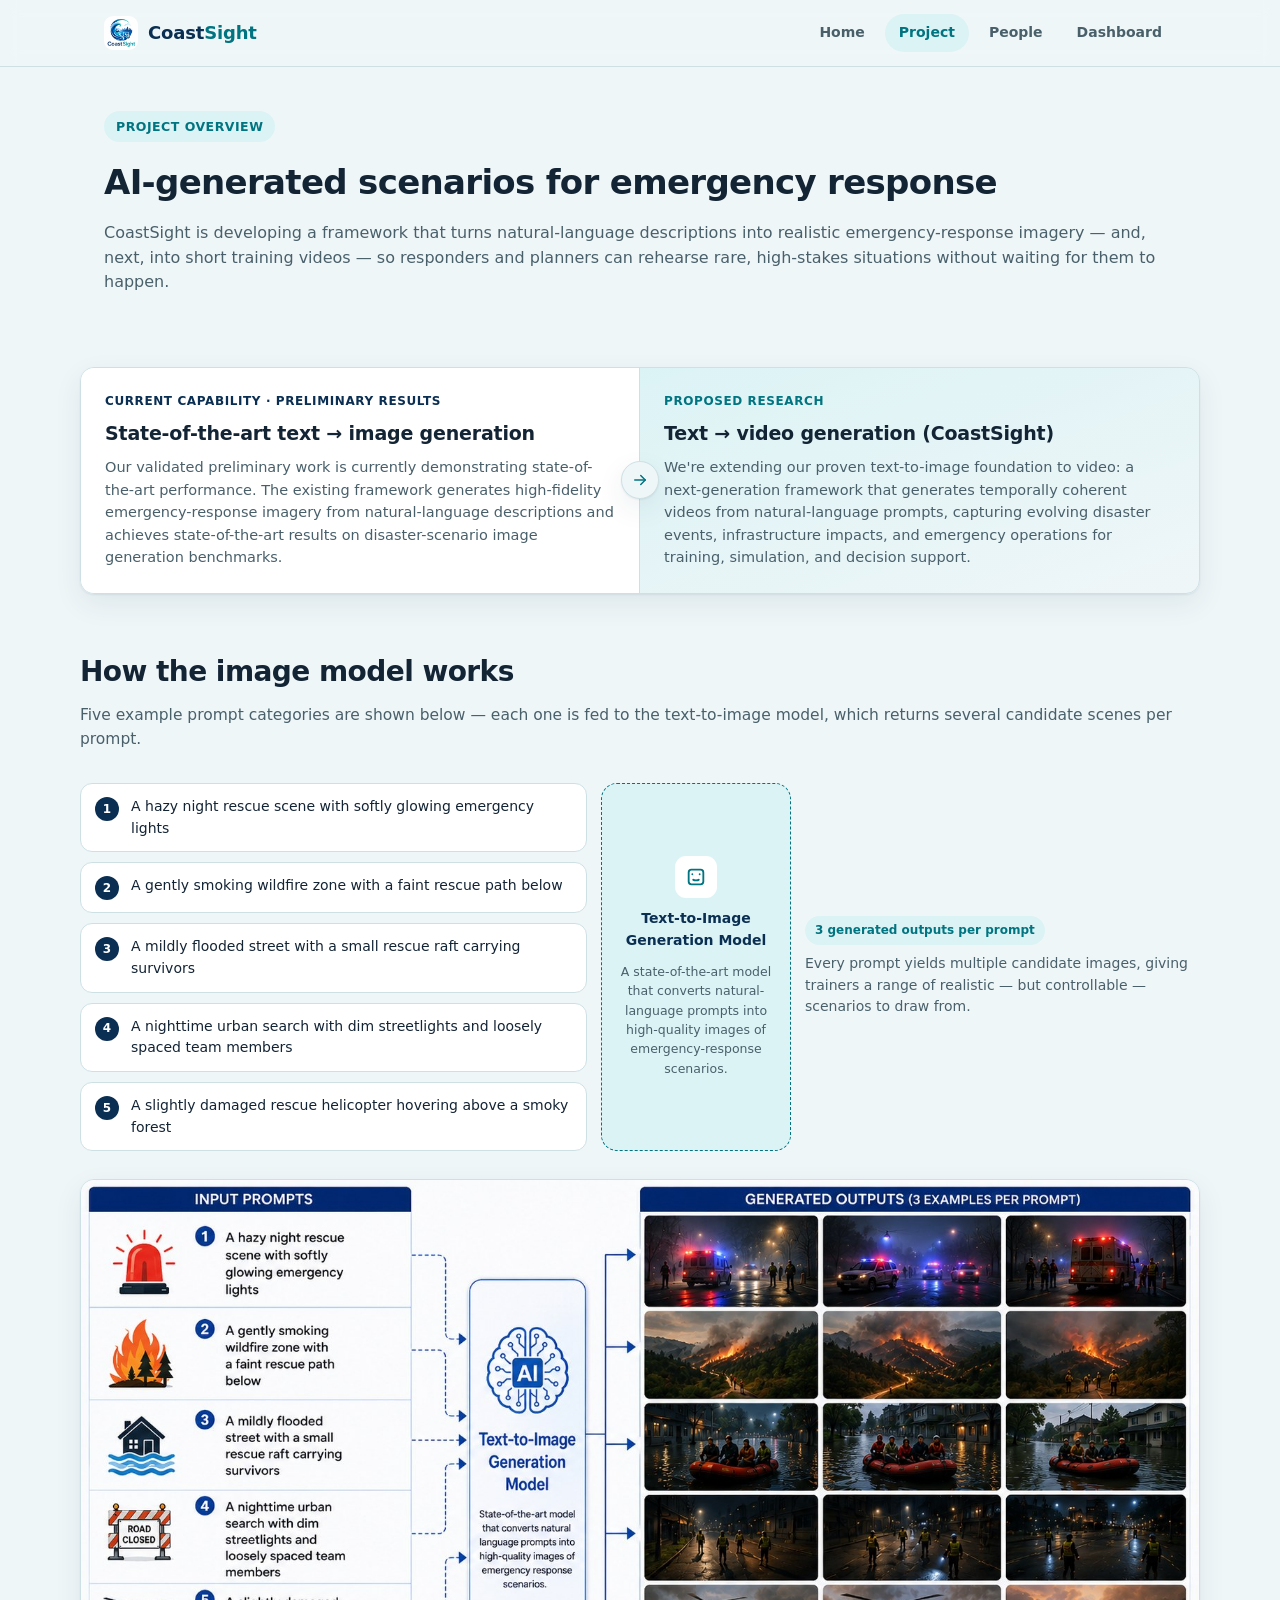
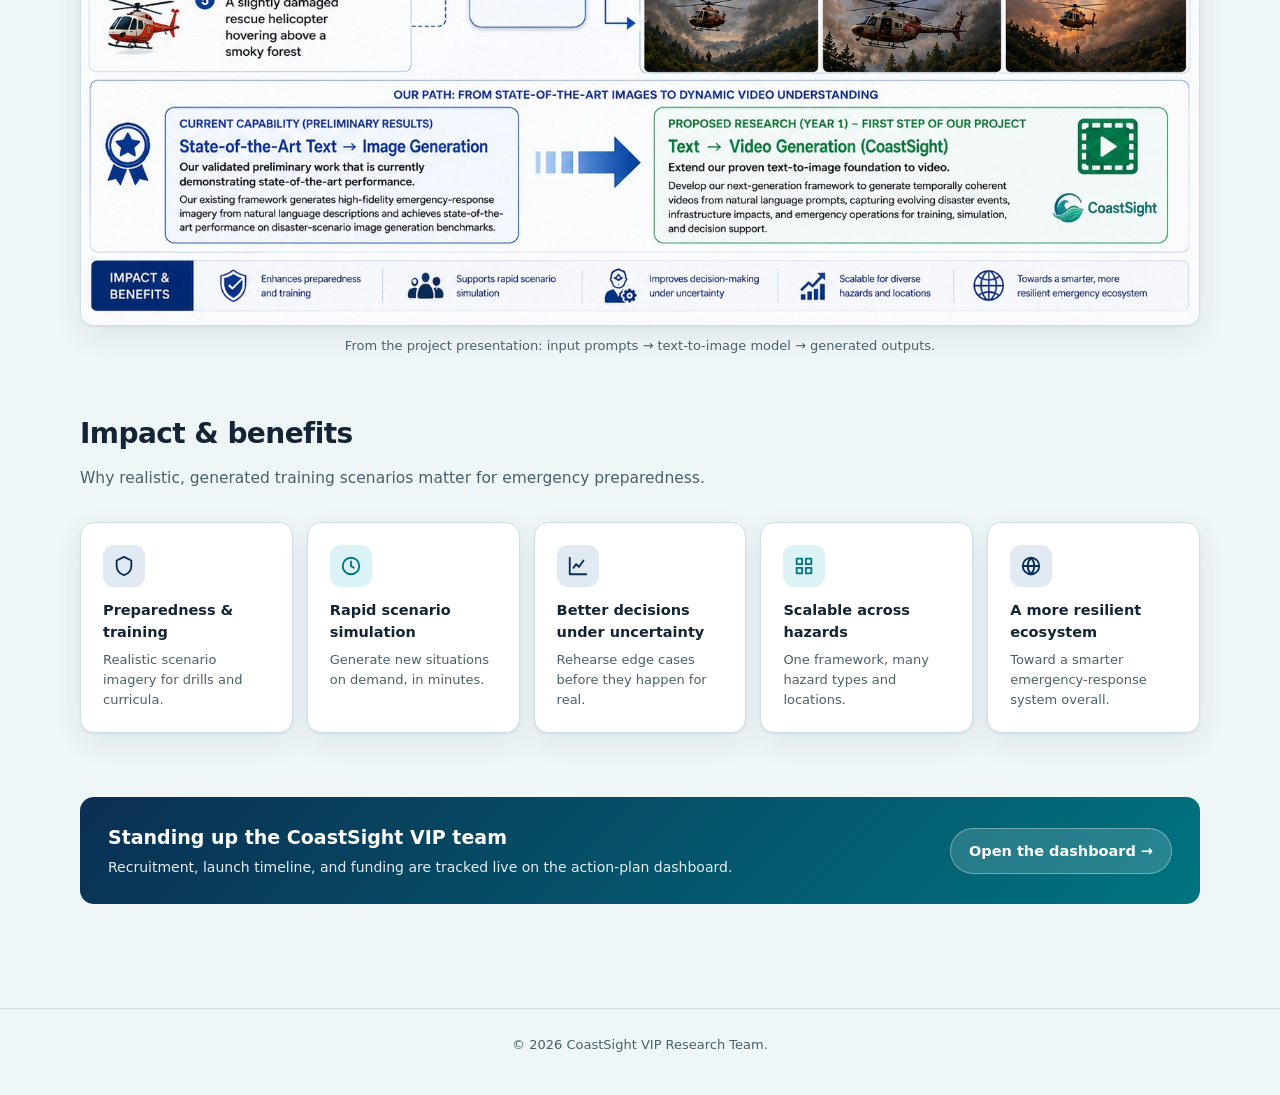
<file: project/index.html>
<!doctype html>
<html lang="en">
<head>
<meta charset="utf-8" />
<meta name="viewport" content="width=device-width,initial-scale=1" />
<title>Project Overview — CoastSight</title>
<meta name="description" content="How CoastSight generates emergency-response imagery today, and its roadmap to text-to-video generation for training and decision support." />
<link rel="icon" href="../assets/logo-small.png" />
<link rel="stylesheet" href="../assets/style.css" />
<style>
  .pagehero{ padding-top:44px; padding-bottom:8px; }
  .pagehero h1{ font-size:34px; letter-spacing:-.02em; margin:0 0 12px; }
  .pagehero p.lead{ color:var(--muted); font-size:16px; margin:0; }
  .crumbs{ font-size:13px; color:var(--muted); margin-bottom:14px; }
  .crumbs a{ text-decoration:none; color:var(--muted); }
  .crumbs a:hover{ color:var(--teal); }

  /* capability banner */
  .capability{
    display:grid; grid-template-columns:1fr 1fr; gap:0; border:1px solid var(--border);
    border-radius:var(--radius); overflow:hidden; box-shadow:var(--shadow); margin-top:8px;
  }
  @media (max-width:800px){ .capability{ grid-template-columns:1fr; } }
  .capability .pane{ padding:24px; }
  .capability .now{ background:var(--surface); border-right:1px solid var(--border); }
  .capability .next{ background:linear-gradient(160deg, var(--tealSoft), transparent); }
  .capability .kicker{ font-size:12px; font-weight:700; text-transform:uppercase; letter-spacing:.05em; }
  .capability .now .kicker{ color:var(--navy); }
  .capability .next .kicker{ color:var(--teal); }
  .capability h3{ margin:8px 0 8px; font-size:19px; letter-spacing:-.01em; }
  .capability p{ margin:0; color:var(--muted); font-size:14.5px; }
  .capability .arrow{ display:none; }
  @media (min-width:801px){
    .capability{ position:relative; }
    .capability .arrow{
      display:grid; place-items:center; position:absolute; left:50%; top:50%;
      transform:translate(-50%,-50%); width:38px; height:38px; border-radius:50%;
      background:var(--bg); border:1px solid var(--border); box-shadow:var(--shadow); z-index:2;
    }
    .capability .arrow svg{ width:18px; height:18px; color:var(--teal); }
  }

  /* pipeline prompts */
  .pipeline{ display:flex; align-items:stretch; gap:14px; margin-top:8px; }
  .prompt-list{ flex:1 1 40%; display:flex; flex-direction:column; gap:10px; }
  .prompt-item{
    display:flex; gap:12px; align-items:flex-start; background:var(--surface);
    border:1px solid var(--border); border-radius:12px; padding:12px 14px;
  }
  .prompt-num{
    width:24px; height:24px; border-radius:50%; background:var(--navy); color:#fff;
    font-size:12px; font-weight:700; display:grid; place-items:center; flex:0 0 auto; margin-top:1px;
  }
  .prompt-item p{ margin:0; font-size:14px; color:var(--text); }
  .model-box{
    flex:0 0 190px; display:flex; flex-direction:column; align-items:center; justify-content:center;
    text-align:center; gap:10px; background:var(--tealSoft); border:1px dashed var(--teal);
    border-radius:16px; padding:18px 14px;
  }
  .model-box .icon-tile{ background:#fff; }
  .model-box h4{ margin:0; font-size:14px; color:var(--navy); }
  .model-box p{ margin:0; font-size:12.5px; color:var(--muted); }
  .output-note{ flex:1 1 30%; display:flex; flex-direction:column; justify-content:center; gap:8px; }
  .output-note .badge{
    align-self:flex-start; font-size:12px; font-weight:700; color:var(--teal); background:var(--tealSoft);
    padding:5px 10px; border-radius:999px;
  }
  .output-note p{ margin:0; font-size:14px; color:var(--muted); }
  @media (max-width:900px){ .pipeline{ flex-direction:column; } .model-box{ flex-basis:auto; } }

  figure.diagram{ margin:28px 0 0; }
  figure.diagram img{ border-radius:var(--radius); border:1px solid var(--border); box-shadow:var(--shadow); }
  figure.diagram figcaption{ font-size:13px; color:var(--muted); margin-top:10px; text-align:center; }

  .impact-grid{ display:grid; grid-template-columns:repeat(5,1fr); gap:14px; }
  @media (max-width:960px){ .impact-grid{ grid-template-columns:repeat(2,1fr); } }
  @media (max-width:520px){ .impact-grid{ grid-template-columns:1fr; } }
  .impact-card{ text-align:left; }
  .impact-card .icon-tile{ margin-bottom:12px; }
  .impact-card h4{ margin:0 0 6px; font-size:14.5px; }
  .impact-card p{ margin:0; font-size:13px; color:var(--muted); }

  .cta{
    margin-top:8px; display:flex; align-items:center; justify-content:space-between; gap:16px;
    background:linear-gradient(135deg, var(--navy), var(--teal)); border-radius:var(--radius);
    padding:26px 28px; color:#fff; flex-wrap:wrap;
  }
  .cta h3{ margin:0 0 4px; font-size:19px; }
  .cta p{ margin:0; opacity:.9; font-size:14px; }
  .cta .btn-ghost{ background:rgba(255,255,255,.15); color:#fff; border-color:rgba(255,255,255,.35); }
  .cta .btn-ghost:hover{ background:rgba(255,255,255,.25); }
</style>
</head>
<body>

  <header class="site-header">
    <nav class="site-nav">
      <a class="brand" href="https://speedlab-git.github.io/coastsight/index.html">
        <img src="../assets/logo-small.png" alt="CoastSight logo" />
        <span class="word"><b>Coast</b><span>Sight</span></span>
      </a>
      <div class="nav-links">
        <a href="../index.html">Home</a>
        <a href="../project/index.html" class="active">Project</a>
        <a href="../people/index.html">People</a>
        <a href="../dashboard/index.html">Dashboard</a>
      </div>
    </nav>
  </header>

  <main>
    <div class="container pagehero">
      <div class="eyebrow">Project Overview</div>
      <h1>AI-generated scenarios for emergency response</h1>
      <p class="lead">
        CoastSight is developing a framework that turns natural-language descriptions into realistic
        emergency-response imagery — and, next, into short training videos — so responders and planners
        can rehearse rare, high-stakes situations without waiting for them to happen.
      </p>
    </div>

    <section class="section container">
      <div class="capability">
        <div class="pane now">
          <div class="kicker">Current capability · Preliminary results</div>
          <h3>State-of-the-art text → image generation</h3>
          <p>
            Our validated preliminary work is currently demonstrating state-of-the-art performance.
            The existing framework generates high-fidelity emergency-response imagery from natural-language
            descriptions and achieves state-of-the-art results on disaster-scenario image generation benchmarks.
          </p>
        </div>
        <div class="arrow">
          <svg viewBox="0 0 24 24" fill="none" stroke="currentColor" stroke-width="2" stroke-linecap="round" stroke-linejoin="round"><path d="M5 12h14"/><path d="M13 6l6 6-6 6"/></svg>
        </div>
        <div class="pane next">
          <div class="kicker">Proposed research</div>
          <h3>Text → video generation (CoastSight)</h3>
          <p>
            We're extending our proven text-to-image foundation to video: a next-generation framework
            that generates temporally coherent videos from natural-language prompts, capturing evolving
            disaster events, infrastructure impacts, and emergency operations for training, simulation,
            and decision support.
          </p>
        </div>
      </div>
    </section>

    <section class="section container" style="padding-top:0;">
      <div class="section-head">
        <h2>How the image model works</h2>
        <p>Five example prompt categories are shown below — each one is fed to the text-to-image model, which returns several candidate scenes per prompt.</p>
      </div>

      <div class="pipeline">
        <div class="prompt-list">
          <div class="prompt-item"><span class="prompt-num">1</span><p>A hazy night rescue scene with softly glowing emergency lights</p></div>
          <div class="prompt-item"><span class="prompt-num">2</span><p>A gently smoking wildfire zone with a faint rescue path below</p></div>
          <div class="prompt-item"><span class="prompt-num">3</span><p>A mildly flooded street with a small rescue raft carrying survivors</p></div>
          <div class="prompt-item"><span class="prompt-num">4</span><p>A nighttime urban search with dim streetlights and loosely spaced team members</p></div>
          <div class="prompt-item"><span class="prompt-num">5</span><p>A slightly damaged rescue helicopter hovering above a smoky forest</p></div>
        </div>
        <div class="model-box">
          <div class="icon-tile teal">
            <svg viewBox="0 0 24 24" fill="none" stroke="currentColor" stroke-width="2" stroke-linecap="round" stroke-linejoin="round"><rect x="4" y="4" width="16" height="16" rx="3"/><path d="M8 9h.01M16 9h.01M9 15c1 1 5 1 6 0"/></svg>
          </div>
          <h4>Text-to-Image Generation Model</h4>
          <p>A state-of-the-art model that converts natural-language prompts into high-quality images of emergency-response scenarios.</p>
        </div>
        <div class="output-note">
          <span class="badge">3 generated outputs per prompt</span>
          <p>Every prompt yields multiple candidate images, giving trainers a range of realistic — but controllable — scenarios to draw from.</p>
        </div>
      </div>

      <figure class="diagram">
        <img src="../assets/pipeline-diagram.jpg" alt="Diagram of the CoastSight pipeline: five input prompts feed a text-to-image generation model, which produces three generated outputs per prompt, spanning night rescues, wildfires, flooding, urban search, and helicopter operations." loading="lazy" />
        <figcaption>From the project presentation: input prompts → text-to-image model → generated outputs.</figcaption>
      </figure>
    </section>

    <section class="section container" style="padding-top:0;">
      <div class="section-head">
        <h2>Impact &amp; benefits</h2>
        <p>Why realistic, generated training scenarios matter for emergency preparedness.</p>
      </div>
      <div class="impact-grid">
        <div class="card impact-card">
          <div class="icon-tile"><svg viewBox="0 0 24 24" fill="none" stroke="currentColor" stroke-width="2" stroke-linecap="round" stroke-linejoin="round"><path d="M12 2 4 6v6c0 5 3.5 8.5 8 10 4.5-1.5 8-5 8-10V6z"/></svg></div>
          <h4>Preparedness &amp; training</h4>
          <p>Realistic scenario imagery for drills and curricula.</p>
        </div>
        <div class="card impact-card">
          <div class="icon-tile teal"><svg viewBox="0 0 24 24" fill="none" stroke="currentColor" stroke-width="2" stroke-linecap="round" stroke-linejoin="round"><circle cx="12" cy="12" r="9"/><path d="M12 7v5l3 2"/></svg></div>
          <h4>Rapid scenario simulation</h4>
          <p>Generate new situations on demand, in minutes.</p>
        </div>
        <div class="card impact-card">
          <div class="icon-tile"><svg viewBox="0 0 24 24" fill="none" stroke="currentColor" stroke-width="2" stroke-linecap="round" stroke-linejoin="round"><path d="M3 3v18h18"/><path d="M7 14l3-4 3 3 5-7"/></svg></div>
          <h4>Better decisions under uncertainty</h4>
          <p>Rehearse edge cases before they happen for real.</p>
        </div>
        <div class="card impact-card">
          <div class="icon-tile teal"><svg viewBox="0 0 24 24" fill="none" stroke="currentColor" stroke-width="2" stroke-linecap="round" stroke-linejoin="round"><path d="M4 4h6v6H4z"/><path d="M14 4h6v6h-6z"/><path d="M4 14h6v6H4z"/><path d="M14 14h6v6h-6z"/></svg></div>
          <h4>Scalable across hazards</h4>
          <p>One framework, many hazard types and locations.</p>
        </div>
        <div class="card impact-card">
          <div class="icon-tile"><svg viewBox="0 0 24 24" fill="none" stroke="currentColor" stroke-width="2" stroke-linecap="round" stroke-linejoin="round"><circle cx="12" cy="12" r="9"/><path d="M3 12h18M12 3a13 13 0 0 1 0 18 13 13 0 0 1 0-18z"/></svg></div>
          <h4>A more resilient ecosystem</h4>
          <p>Toward a smarter emergency-response system overall.</p>
        </div>
      </div>
    </section>

    <section class="section container" style="padding-top:0;">
      <div class="cta">
        <div>
          <h3>Standing up the CoastSight VIP team</h3>
          <p>Recruitment, launch timeline, and funding are tracked live on the action-plan dashboard.</p>
        </div>
        <a class="btn btn-ghost" href="../dashboard/index.html">Open the dashboard →</a>
      </div>
    </section>
  </main>

  <footer class="site-footer">
    <div class="container">
      <div>© 2026 CoastSight VIP Research Team.</div>
    </div>
  </footer>

</body>
</html>
</file>
<file: assets/style.css>
/* ============================================================
   CoastSight — shared design tokens & site chrome
   Used by index.html, project/index.html, dashboard/index.html
   ============================================================ */

:root{
  --navy:#0A2F52;
  --navy-2:#0E3E6B;
  --teal:#007480;
  --teal-2:#0BC0CF;
  --tealSoft:#DCF3F5;
  --navySoft:#E1EAF3;
  --bg:#EFF6F8;
  --surface:#FFFFFF;
  --surface2:#E5F0F2;
  --border:#CDE1E5;
  --text:#132435;
  --muted:#49606B;
  --radius:14px;
  --radius-sm:10px;
  --shadow:0 1px 2px rgba(10,47,82,.07), 0 10px 28px rgba(10,47,82,.08);
  --sans: ui-sans-serif, system-ui, -apple-system, "Segoe UI", Roboto, Arial, "Noto Sans", sans-serif;
  --maxw: 1120px;
}

*{ box-sizing:border-box; }
html{ color-scheme:light; }
html,body{ margin:0; }
body{
  font-family:var(--sans); color:var(--text); background:var(--bg);
  line-height:1.55; -webkit-font-smoothing:antialiased;
}
img{ max-width:100%; display:block; }
a{ color:inherit; }
.container{ max-width:var(--maxw); margin:0 auto; padding:0 24px; }

/* ---------- Site header / nav ---------- */
.site-header{
  position:sticky; top:0; z-index:20;
  background:color-mix(in srgb, var(--bg) 88%, transparent);
  backdrop-filter:saturate(180%) blur(10px);
  border-bottom:1px solid var(--border);
}
.site-nav{
  max-width:var(--maxw); margin:0 auto; padding:14px 24px;
  display:flex; align-items:center; justify-content:space-between; gap:16px;
}
.brand{ display:flex; align-items:center; gap:10px; text-decoration:none; }
.brand img{ width:34px; height:34px; border-radius:9px; }
.brand .word{ font-size:18px; font-weight:700; letter-spacing:-.01em; }
.brand .word b{ color:var(--navy); font-weight:800; }
.brand .word span{ color:var(--teal); font-weight:800; }

.nav-links{ display:flex; gap:6px; align-items:center; flex-wrap:wrap; }
.nav-links a{
  text-decoration:none; font-size:14px; font-weight:600; color:var(--muted);
  padding:8px 14px; border-radius:999px; transition:background .15s,color .15s;
}
.nav-links a:hover{ background:var(--surface2); color:var(--text); }
.nav-links a.active{ background:var(--tealSoft); color:var(--teal); }

/* ---------- Footer ---------- */
.site-footer{
  border-top:1px solid var(--border); margin-top:48px; align-items:center;
}
.site-footer .container{
  padding:26px 24px 40px; display:flex; flex-wrap:wrap; gap:12px;
  align-items:center; justify-content:center; color:var(--muted); font-size:13px;
}

.site-footer .double-container{
  padding:26px 24px 40px; display:flex; flex-wrap:wrap; gap:12px;
  align-items:center; justify-content:space-between; color:var(--muted); font-size:13px;
}
.site-footer a{ color:var(--muted); text-decoration:none; }
.site-footer a:hover{ color:var(--teal); }
.foot-links{ display:flex; gap:16px; flex-wrap:wrap; }

/* ---------- Generic building blocks ---------- */
.eyebrow{
  display:inline-flex; align-items:center; gap:8px; font-size:12.5px; font-weight:700;
  letter-spacing:.04em; text-transform:uppercase; color:var(--teal);
  background:var(--tealSoft); border-radius:999px; padding:6px 12px; margin-bottom:14px;
}
.section{ padding:56px 0; }
.section-head{ margin-bottom:32px; }
.section-head h2{ font-size:28px; letter-spacing:-.02em; margin:0 0 10px; }
.section-head p{ color:var(--muted); margin:0; font-size:15.5px; }

.card{
  background:var(--surface); border:1px solid var(--border); border-radius:var(--radius);
  box-shadow:var(--shadow); padding:22px;
}

.btn{
  display:inline-flex; align-items:center; gap:8px; font-weight:650; font-size:14.5px;
  text-decoration:none; padding:11px 18px; border-radius:999px; border:1px solid transparent;
  transition:transform .12s, box-shadow .12s, background .15s;
}
.btn-primary{ background:linear-gradient(135deg, var(--navy), var(--teal)); color:#fff; }
.btn-primary:hover{ transform:translateY(-1px); box-shadow:0 8px 18px rgba(10,47,82,.25); }
.btn-ghost{ background:var(--surface); border-color:var(--border); color:var(--text); }
.btn-ghost:hover{ background:var(--surface2); }

.grid-2{ display:grid; grid-template-columns:1fr 1fr; gap:18px; }
.grid-3{ display:grid; grid-template-columns:repeat(3,1fr); gap:18px; }
.grid-5{ display:grid; grid-template-columns:repeat(5,1fr); gap:16px; }
@media (max-width:900px){
  .grid-3{ grid-template-columns:1fr 1fr; }
  .grid-5{ grid-template-columns:1fr 1fr; }
}
@media (max-width:640px){
  .grid-2, .grid-3, .grid-5{ grid-template-columns:1fr; }
  .site-nav{ flex-direction:row; padding:12px 16px; }
  .nav-links a{ padding:7px 10px; font-size:13px; }
  .brand .word{ display:none; }
  .container{ padding:0 16px; }
  .site-footer .container, .site-footer .double-container{ padding:22px 16px 32px; }
}

.icon-tile{
  width:42px; height:42px; border-radius:11px; display:grid; place-items:center;
  background:var(--navySoft); flex:0 0 auto;
}
.icon-tile svg{ width:22px; height:22px; color:var(--navy); }
.icon-tile.teal{ background:var(--tealSoft); }
.icon-tile.teal svg{ color:var(--teal); }
</file>
